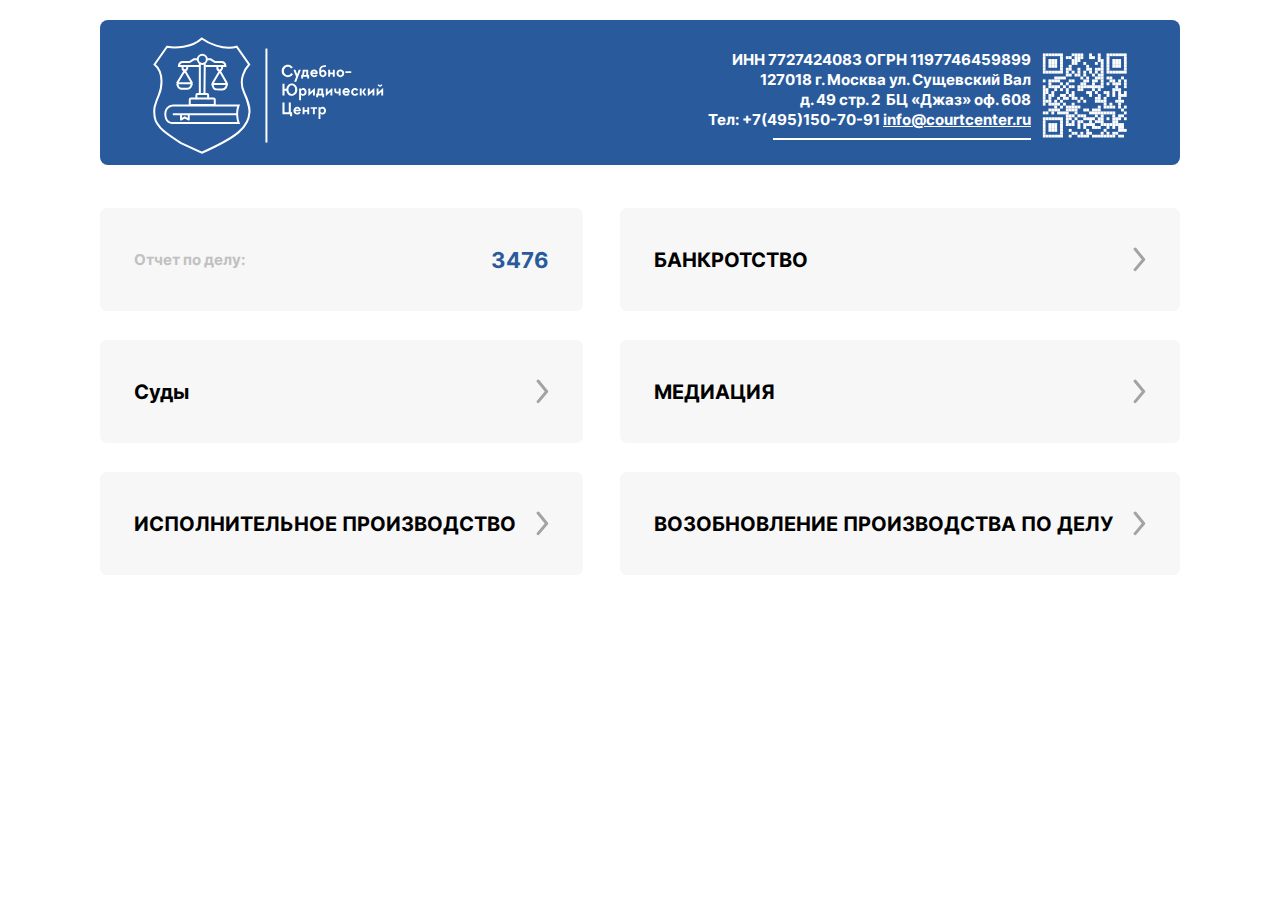
<file: index.html>
<!DOCTYPE html>
<html lang="en">
<head>
    <meta charset="UTF-8">
    <meta name="viewport" content="width=device-width, initial-scale=1.0">
    <link rel="stylesheet" href="./style.css">
    <title>Суд</title>
</head>
<body>
    <main>
        <span id="top"></span>
        <div class="content main__page">

            <header class="flex">
                <svg class="logo" width="236" height="117" viewBox="0 0 236 117" fill="none" xmlns="http://www.w3.org/2000/svg">
                    <path d="M49.3033 26.9054C51.8218 26.9054 53.8635 24.8704 53.8635 22.3601C53.8635 19.8498 51.8218 17.8148 49.3033 17.8148C46.7848 17.8148 44.7432 19.8498 44.7432 22.3601C44.7432 24.8704 46.7848 26.9054 49.3033 26.9054Z" stroke="#fff" stroke-width="2"/>
                    <path d="M46.8384 26.66V57.3735M51.7685 26.66L51.4605 57.3735" stroke="#fff" stroke-width="2"/>
                    <path d="M55.1402 62.1563V57.9478C55.1402 57.4451 54.7187 57.0375 54.1988 57.0375H49.2586H44.3184C43.7985 57.0375 43.377 57.4451 43.377 57.9478V62.1563" stroke="#fff" stroke-width="2"/>
                    <path d="M36.7603 62.5223C36.7603 61.9161 37.3201 61.425 38.0105 61.425H60.5068C61.1973 61.425 61.7571 61.9161 61.7571 62.5223V68.0062H36.7603V62.5223Z" stroke="#fff" stroke-width="2"/>
                    <path d="M85.6644 68.4305L86.5825 68.7898L87.1117 67.4473H85.6644V68.4305ZM20.0301 68.4305V67.4473H20.0104L19.9907 67.448L20.0301 68.4305ZM85.6644 85.9372V86.9204H87.0937L86.5867 85.5884L85.6644 85.9372ZM20.6461 76.3543C20.1013 76.3543 19.6596 76.7945 19.6596 77.3375C19.6596 77.8805 20.1013 78.3207 20.6461 78.3207V76.3543ZM28.0414 82.5587H27.055C27.055 82.9107 27.2439 83.2359 27.5502 83.4114C27.8565 83.5867 28.2336 83.5854 28.5386 83.408L28.0414 82.5587ZM31.7393 80.4087L32.2068 79.543L31.7198 79.2817L31.2421 79.5595L31.7393 80.4087ZM35.7451 82.5587L35.2773 83.4244C35.5831 83.5884 35.9527 83.5803 36.2509 83.4028C36.549 83.2253 36.7315 82.9048 36.7315 82.5587H35.7451ZM85.6644 67.4473H20.0301V69.4137H85.6644V67.4473ZM19.9907 67.448C18.5393 67.5058 16.4815 68.0207 14.7244 69.3854C12.9315 70.7781 11.5095 73.0141 11.3413 76.3668L13.3117 76.4651C13.4512 73.683 14.5971 71.9774 15.9371 70.9364C17.3129 69.8679 18.953 69.4574 20.0695 69.4129L19.9907 67.448ZM11.3413 76.3668C11.0176 82.8212 14.6204 86.9204 18.4894 86.9204V84.954C16.1948 84.954 13.0192 82.2962 13.3117 76.4651L11.3413 76.3668ZM18.4894 86.9204H85.6644V84.954H18.4894V86.9204ZM86.5867 85.5884C85.985 84.007 85.219 80.9183 85.1576 77.3208L83.185 77.3542C83.2502 81.1803 84.06 84.4934 84.7421 86.286L86.5867 85.5884ZM85.1576 77.3208C85.111 74.5927 85.4706 71.6114 86.5825 68.7898L84.7463 68.0709C83.5167 71.1908 83.1355 74.441 83.185 77.3542L85.1576 77.3208ZM20.6461 78.3207H28.0414V76.3543H20.6461V78.3207ZM27.055 77.3375V82.5587H29.0279V77.3375H27.055ZM28.5386 83.408L32.2362 81.258L31.2421 79.5595L27.5445 81.7095L28.5386 83.408ZM31.2715 81.2744L35.2773 83.4244L36.2127 81.693L32.2068 79.543L31.2715 81.2744ZM28.0414 78.3207H35.7451V76.3543H28.0414V78.3207ZM35.7451 78.3207H84.1715V76.3543H35.7451V78.3207ZM36.7315 82.5587V77.3375H34.7587V82.5587H36.7315Z" fill="#fff"/>
                    <path d="M54.2338 22.36H57.6234L61.9375 25.1243H68.4083C69.6409 25.1243 72.1678 25.9226 72.4142 29.117H52.385" stroke="#fff" stroke-width="2"/>
                    <path d="M44.3448 22.36H40.9032L36.5228 25.1243H29.9523C28.7007 25.1243 26.1351 25.9226 25.8848 29.117H46.2222" stroke="#fff" stroke-width="2"/>
                    <path d="M64.4023 29.117V31.267C64.4023 31.9838 64.8336 33.417 66.5594 33.417" stroke="#fff" stroke-width="2"/>
                    <path d="M29.5823 29.117V31.267C29.5823 31.9838 30.0138 33.417 31.7393 33.417" stroke="#fff" stroke-width="2"/>
                    <path d="M69.0246 29.7313V31.5743C68.7164 32.8028 68.1001 33.417 66.5596 33.417" stroke="#fff" stroke-width="2"/>
                    <path d="M34.2041 29.7313V31.5743C33.8961 32.8028 33.2798 33.417 31.739 33.417" stroke="#fff" stroke-width="2"/>
                    <path d="M24.0356 46.3168L31.7392 33.417L39.1346 46.3168M24.0356 46.3168H39.1346M24.0356 46.3168L24.9601 49.0808C25.1655 49.7975 25.8846 51.2922 27.1171 51.538C27.4251 51.6403 28.7193 51.845 31.431 51.845H34.2043C36.0533 51.845 36.9776 50.9238 37.5939 50.0023C38.2054 49.0879 38.8264 47.1358 39.1346 46.3168" stroke="#fff" stroke-width="2" stroke-linejoin="round"/>
                    <path d="M59.1638 46.931L66.8675 34.0312L74.2629 46.931M59.1638 46.931H74.2629M59.1638 46.931L60.0883 49.6952C60.2938 50.412 61.0126 51.9067 62.2454 52.1522C62.5534 52.2547 63.8476 52.4595 66.5592 52.4595H69.3325C71.1813 52.4595 72.1058 51.538 72.7221 50.6167C73.3337 49.7024 73.9546 47.75 74.2629 46.931" stroke="#fff" stroke-width="2" stroke-linejoin="round"/>
                    <path d="M14.0099 9.76343L1.55468 27.4839C12.282 36.1299 7.96226 53.4931 5.80238 58.0662C4.0745 61.7246 2.25063 67.641 1.55468 70.142C-0.0292204 83.2895 4.57848 87.4337 7.96226 91.3637C10.6693 94.5077 22.4813 102.534 28.0489 106.155L48.7836 115.729C57.447 111.895 76.9048 102.453 85.4292 95.3651C93.9533 88.277 96.1323 80.1693 96.1564 77.0015C96.8043 74.8817 96.6748 67.5695 90.9728 55.2796C85.2706 42.9894 92.0527 31.6283 96.1564 27.4839L83.7012 9.76343C69.7629 13.4219 54.6153 5.76203 48.7836 1.47479C38.7041 11.0782 21.4014 11.002 14.0099 9.76343Z" stroke="#fff" stroke-width="2"/>
                    <path d="M134.806 27.7752C135.45 27.7752 136.061 27.8728 136.636 28.0677C137.223 28.2513 137.7 28.4806 138.069 28.7559C138.437 29.0197 138.759 29.2893 139.035 29.5646C139.312 29.8284 139.507 30.0579 139.622 30.2529L139.812 30.5281L138 31.5605C137.965 31.5145 137.919 31.4516 137.862 31.3712C137.804 31.2796 137.672 31.1247 137.464 30.9067C137.269 30.6887 137.056 30.4994 136.826 30.3389C136.596 30.1668 136.296 30.012 135.928 29.8743C135.571 29.7367 135.197 29.6679 134.806 29.6679C133.747 29.6679 132.821 30.0923 132.027 30.9411C131.233 31.7785 130.836 32.7878 130.836 33.9693C130.836 35.1509 131.233 36.166 132.027 37.0148C132.821 37.8522 133.747 38.2708 134.806 38.2708C135.22 38.2708 135.617 38.1963 135.997 38.0471C136.389 37.8979 136.711 37.7202 136.964 37.5137C137.217 37.3073 137.436 37.1008 137.62 36.8943C137.815 36.6763 137.953 36.4929 138.034 36.3437L138.172 36.1201L139.985 37.1524C139.939 37.2328 139.876 37.3417 139.795 37.4793C139.714 37.617 139.519 37.8579 139.208 38.202C138.897 38.5461 138.558 38.8501 138.189 39.1139C137.833 39.3776 137.349 39.6185 136.739 39.8365C136.13 40.0546 135.485 40.1634 134.806 40.1634C133.114 40.1634 131.67 39.5612 130.473 38.3568C129.276 37.1524 128.678 35.6899 128.678 33.9693C128.678 32.2487 129.276 30.7862 130.473 29.5818C131.67 28.3774 133.114 27.7752 134.806 27.7752ZM145.767 32.7649H147.838L143.264 44.637H141.192L143.091 39.8193L140.416 32.7649H142.487L144.041 37.0664H144.213L145.767 32.7649ZM148.187 38.0987H148.619C149.079 37.6398 149.338 37.0951 149.395 36.4642L149.741 32.7649H155.178V38.0987H156.128V41.5399H154.229V39.8193H150.086V41.5399H148.187V38.0987ZM150.604 37.9267V38.0987H153.279V34.4855H151.467L151.294 36.4642C151.271 36.7395 151.202 37.0032 151.087 37.2556C150.972 37.4965 150.863 37.6686 150.759 37.7718L150.604 37.9267ZM164.068 36.9804H159.321C159.459 37.3933 159.689 37.7431 160.012 38.0299C160.345 38.3052 160.719 38.4429 161.134 38.4429C161.491 38.4429 161.813 38.3568 162.1 38.1848C162.388 38.0127 162.584 37.8406 162.687 37.6686L162.86 37.4105L164.5 38.2708C164.477 38.3168 164.437 38.3856 164.379 38.4773C164.333 38.5576 164.212 38.7066 164.017 38.9246C163.821 39.1426 163.602 39.3376 163.361 39.5096C163.131 39.6701 162.814 39.8193 162.411 39.957C162.008 40.0946 161.583 40.1634 161.134 40.1634C160.052 40.1634 159.131 39.7906 158.372 39.0451C157.624 38.288 157.25 37.3704 157.25 36.2921C157.25 35.2138 157.624 34.3019 158.372 33.5564C159.131 32.7993 160.052 32.4208 161.134 32.4208C162.17 32.4208 163.044 32.7937 163.758 33.5392C164.483 34.2847 164.845 35.1737 164.845 36.2061L164.068 36.9804ZM162.86 35.4318C162.48 34.5715 161.905 34.1414 161.134 34.1414C160.363 34.1414 159.787 34.5715 159.408 35.4318H162.86ZM169.849 34.4855C169.377 34.4855 168.969 34.6863 168.624 35.0877C168.29 35.4778 168.123 35.9365 168.123 36.4642C168.123 37.0032 168.296 37.4678 168.641 37.8579C168.997 38.2479 169.4 38.4429 169.849 38.4429C170.298 38.4429 170.695 38.2479 171.04 37.8579C171.397 37.4678 171.575 37.0032 171.575 36.4642C171.575 35.9251 171.397 35.4606 171.04 35.0705C170.695 34.6804 170.298 34.4855 169.849 34.4855ZM166.224 36.2921V32.7649C166.224 31.6866 166.581 30.7518 167.294 29.9604C168.008 29.1573 168.859 28.6643 169.849 28.4806L172.784 27.9473L173.043 29.6679L170.108 30.2012C169.556 30.3045 169.084 30.5854 168.693 31.0443C168.313 31.4917 168.123 32.0651 168.123 32.7649V33.6252H168.296C168.342 33.5564 168.411 33.476 168.503 33.3843C168.595 33.2926 168.802 33.1663 169.124 33.0058C169.458 32.8453 169.815 32.7649 170.195 32.7649C171.034 32.7649 171.806 33.1378 172.508 33.8833C173.209 34.6288 173.561 35.4891 173.561 36.4642C173.561 37.4506 173.187 38.3168 172.439 39.0623C171.702 39.7965 170.839 40.1634 169.849 40.1634C168.883 40.1634 168.037 39.7849 167.312 39.0279C166.587 38.2708 166.224 37.3589 166.224 36.2921ZM181.758 32.7649V39.8193H179.859V37.3245H177.097V39.8193H175.199V32.7649H177.097V35.6039H179.859V32.7649H181.758ZM188.676 37.8062C189.068 37.3817 189.263 36.8771 189.263 36.2921C189.263 35.7071 189.068 35.2025 188.676 34.778C188.285 34.3535 187.848 34.1414 187.364 34.1414C186.881 34.1414 186.444 34.3535 186.052 34.778C185.661 35.2025 185.465 35.7071 185.465 36.2921C185.465 36.8771 185.661 37.3817 186.052 37.8062C186.444 38.2307 186.881 38.4429 187.364 38.4429C187.848 38.4429 188.285 38.2307 188.676 37.8062ZM184.602 39.0451C183.854 38.288 183.48 37.3704 183.48 36.2921C183.48 35.2138 183.854 34.3019 184.602 33.5564C185.362 32.7993 186.282 32.4208 187.364 32.4208C188.446 32.4208 189.361 32.7993 190.109 33.5564C190.869 34.3019 191.248 35.2138 191.248 36.2921C191.248 37.3704 190.869 38.288 190.109 39.0451C189.361 39.7906 188.446 40.1634 187.364 40.1634C186.282 40.1634 185.362 39.7906 184.602 39.0451ZM198.231 36.034H192.362V34.3134H198.231V36.034ZM138.776 58.8441C137.407 58.8441 136.21 58.3567 135.186 57.3816C134.173 56.3952 133.558 55.1621 133.339 53.6823H131.526V58.5H129.455V46.8H131.526V51.7897H133.339C133.558 50.2412 134.173 48.9679 135.186 47.97C136.199 46.9605 137.395 46.4559 138.776 46.4559C140.273 46.4559 141.567 47.0465 142.66 48.2281C143.754 49.4096 144.3 50.8834 144.3 52.65C144.3 54.4165 143.754 55.8904 142.66 57.0719C141.567 58.2535 140.273 58.8441 138.776 58.8441ZM141.141 49.5357C140.474 48.7443 139.686 48.3485 138.776 48.3485C137.867 48.3485 137.079 48.7443 136.411 49.5357C135.744 50.3272 135.41 51.3652 135.41 52.65C135.41 53.9348 135.744 54.9728 136.411 55.7643C137.079 56.5557 137.867 56.9515 138.776 56.9515C139.686 56.9515 140.474 56.5557 141.141 55.7643C141.809 54.9728 142.143 53.9348 142.143 52.65C142.143 51.3652 141.809 50.3272 141.141 49.5357ZM148.018 54.6287V55.3169C148.018 55.7871 148.202 56.206 148.57 56.5729C148.938 56.9399 149.358 57.1235 149.83 57.1235C150.325 57.1235 150.751 56.9227 151.108 56.5213C151.464 56.1199 151.643 55.6038 151.643 54.9728C151.643 54.3418 151.464 53.8257 151.108 53.4243C150.751 53.0229 150.325 52.8221 149.83 52.8221C149.358 52.8221 148.938 53.0057 148.57 53.3726C148.202 53.7396 148.018 54.1585 148.018 54.6287ZM148.018 51.4456V52.1338H148.191C148.236 52.0534 148.305 51.9561 148.398 51.8413C148.501 51.7265 148.737 51.5776 149.105 51.394C149.474 51.199 149.888 51.1015 150.348 51.1015C151.2 51.1015 151.959 51.4743 152.627 52.2198C153.294 52.9654 153.628 53.8832 153.628 54.9728C153.628 56.0624 153.294 56.9802 152.627 57.7257C151.959 58.4712 151.2 58.8441 150.348 58.8441C150.061 58.8441 149.79 58.8097 149.537 58.7409C149.284 58.6721 149.077 58.586 148.916 58.4828C148.754 58.3796 148.616 58.2763 148.501 58.1731C148.386 58.0698 148.305 57.9838 148.26 57.915L148.191 57.8118H148.018V63.3176H146.119V51.4456H148.018ZM157.256 54.9728H157.429L161.399 51.2735H161.917V58.5H160.018V54.9728H159.845L155.875 58.6721H155.357V51.4456H157.256V54.9728ZM163.207 56.7794H163.639C164.099 56.3205 164.358 55.7758 164.416 55.1448L164.761 51.4456H170.198V56.7794H171.148V60.2206H169.249V58.5H165.106V60.2206H163.207V56.7794ZM165.624 56.6073V56.7794H168.3V53.1662H166.487L166.314 55.1448C166.292 55.4201 166.222 55.6839 166.107 55.9363C165.992 56.1772 165.883 56.3493 165.779 56.4525L165.624 56.6073ZM174.687 54.9728H174.859L178.83 51.2735H179.347V58.5H177.449V54.9728H177.276L173.306 58.6721H172.788V51.4456H174.687V54.9728ZM185.731 58.5V56.1772C185.155 56.4065 184.551 56.5213 183.918 56.5213C183.124 56.5213 182.479 56.2576 181.985 55.7298C181.49 55.2021 181.242 54.491 181.242 53.5963V51.4456H183.141V53.5963C183.141 53.9404 183.262 54.2273 183.504 54.4566C183.745 54.6859 184.056 54.8007 184.436 54.8007C184.62 54.8007 184.816 54.772 185.023 54.7147C185.241 54.6574 185.414 54.5999 185.541 54.5426L185.731 54.4566V51.4456H187.629V58.5H185.731ZM196.182 55.661H191.435C191.573 56.074 191.803 56.4237 192.126 56.7106C192.459 56.9859 192.833 57.1235 193.248 57.1235C193.604 57.1235 193.927 57.0375 194.214 56.8654C194.502 56.6934 194.698 56.5213 194.801 56.3493L194.974 56.0912L196.614 56.9515C196.591 56.9974 196.551 57.0663 196.493 57.1579C196.447 57.2383 196.326 57.3873 196.131 57.6053C195.935 57.8233 195.716 58.0182 195.475 58.1903C195.244 58.3508 194.928 58.5 194.525 58.6376C194.122 58.7753 193.697 58.8441 193.248 58.8441C192.166 58.8441 191.245 58.4712 190.486 57.7257C189.738 56.9687 189.364 56.0511 189.364 54.9728C189.364 53.8945 189.738 52.9826 190.486 52.2371C191.245 51.48 192.166 51.1015 193.248 51.1015C194.284 51.1015 195.158 51.4743 195.872 52.2198C196.597 52.9654 196.959 53.8544 196.959 54.8868L196.182 55.661ZM194.974 54.1125C194.594 53.2522 194.019 52.8221 193.248 52.8221C192.477 52.8221 191.901 53.2522 191.522 54.1125H194.974ZM201.963 57.1235C202.32 57.1235 202.642 57.0259 202.93 56.831C203.217 56.6246 203.413 56.4237 203.517 56.2288L203.689 55.9191L205.329 56.7794C205.306 56.8367 205.266 56.9114 205.208 57.0031C205.162 57.0948 205.042 57.2612 204.846 57.5021C204.65 57.7314 204.432 57.9379 204.19 58.1215C203.96 58.3051 203.643 58.4712 203.24 58.6204C202.838 58.7696 202.412 58.8441 201.963 58.8441C200.881 58.8441 199.961 58.4712 199.201 57.7257C198.453 56.9687 198.079 56.0511 198.079 54.9728C198.079 53.8945 198.453 52.9826 199.201 52.2371C199.961 51.48 200.881 51.1015 201.963 51.1015C202.4 51.1015 202.809 51.1703 203.189 51.3079C203.58 51.434 203.891 51.5889 204.121 51.7725C204.362 51.9561 204.57 52.1395 204.742 52.3231C204.926 52.5067 205.059 52.6615 205.139 52.7876L205.243 52.9941L203.603 53.8544C203.592 53.8316 203.568 53.7971 203.534 53.7512C203.511 53.6939 203.448 53.6079 203.344 53.4931C203.252 53.3783 203.143 53.2751 203.016 53.1834C202.901 53.0917 202.746 53.0113 202.55 52.9425C202.366 52.8621 202.17 52.8221 201.963 52.8221C201.48 52.8221 201.042 53.0342 200.651 53.4587C200.26 53.8832 200.064 54.3878 200.064 54.9728C200.064 55.5578 200.26 56.0624 200.651 56.4869C201.042 56.9114 201.48 57.1235 201.963 57.1235ZM208.689 51.4456V58.5H206.79V51.4456H208.689ZM213.177 51.4456L211.019 54.8868L213.436 58.5H211.364L209.034 54.8868L211.105 51.4456H213.177ZM216.713 54.9728H216.886L220.856 51.2735H221.374V58.5H219.475V54.9728H219.302L215.332 58.6721H214.814V51.4456H216.713V54.9728ZM225.513 54.9728H225.685L229.656 51.2735H230.174V58.5H228.275V54.9728H228.102L224.132 58.6721H223.614V51.4456H225.513V54.9728ZM226.376 48.0732C226.56 48.2568 226.761 48.3485 226.98 48.3485C227.198 48.3485 227.394 48.2568 227.567 48.0732C227.751 47.8783 227.843 47.6546 227.843 47.4022H229.224C229.224 48.0904 229.011 48.6526 228.585 49.0884C228.171 49.5129 227.636 49.725 226.98 49.725C226.324 49.725 225.783 49.5129 225.357 49.0884C224.943 48.6526 224.736 48.0904 224.736 47.4022H226.117C226.117 47.6546 226.203 47.8783 226.376 48.0732ZM137.05 77.1807H129.455V65.4807H131.526V75.288H135.756V65.4807H137.827V75.288H139.122V79.2454H137.05V77.1807ZM147.228 74.3417H142.48C142.619 74.7546 142.849 75.1044 143.171 75.3913C143.505 75.6665 143.879 75.8042 144.293 75.8042C144.65 75.8042 144.972 75.7182 145.26 75.5461C145.547 75.3741 145.743 75.202 145.847 75.0299L146.019 74.7718L147.659 75.6321C147.636 75.6781 147.596 75.7469 147.538 75.8386C147.492 75.919 147.371 76.0679 147.176 76.286C146.98 76.504 146.761 76.6989 146.52 76.871C146.29 77.0315 145.973 77.1807 145.57 77.3183C145.168 77.456 144.742 77.5248 144.293 77.5248C143.211 77.5248 142.291 77.1519 141.531 76.4064C140.783 75.6493 140.409 74.7318 140.409 73.6535C140.409 72.5751 140.783 71.6632 141.531 70.9177C142.291 70.1607 143.211 69.7821 144.293 69.7821C145.329 69.7821 146.203 70.155 146.917 70.9005C147.642 71.646 148.004 72.5351 148.004 73.5674L147.228 74.3417ZM146.019 72.7932C145.639 71.9329 145.064 71.5027 144.293 71.5027C143.522 71.5027 142.946 71.9329 142.567 72.7932H146.019ZM156.202 70.1263V77.1807H154.303V74.6858H151.541V77.1807H149.642V70.1263H151.541V72.9652H154.303V70.1263H156.202ZM157.665 71.8468V70.1263H164.052V71.8468H161.808V77.1807H159.909V71.8468H157.665ZM167.421 73.3093V73.9976C167.421 74.4678 167.605 74.8866 167.973 75.2536C168.342 75.6206 168.762 75.8042 169.233 75.8042C169.728 75.8042 170.154 75.6034 170.511 75.202C170.868 74.8006 171.046 74.2844 171.046 73.6535C171.046 73.0225 170.868 72.5063 170.511 72.1049C170.154 71.7035 169.728 71.5027 169.233 71.5027C168.762 71.5027 168.342 71.6863 167.973 72.0533C167.605 72.4203 167.421 72.8391 167.421 73.3093ZM167.421 70.1263V70.8145H167.594C167.64 70.7341 167.709 70.6368 167.801 70.522C167.904 70.4072 168.14 70.2582 168.508 70.0746C168.877 69.8797 169.291 69.7821 169.751 69.7821C170.603 69.7821 171.363 70.155 172.03 70.9005C172.698 71.646 173.031 72.5638 173.031 73.6535C173.031 74.7431 172.698 75.6609 172.03 76.4064C171.363 77.1519 170.603 77.5248 169.751 77.5248C169.464 77.5248 169.193 77.4904 168.94 77.4216C168.687 77.3527 168.48 77.2667 168.319 77.1635C168.158 77.0602 168.019 76.957 167.904 76.8538C167.789 76.7505 167.709 76.6645 167.663 76.5957L167.594 76.4924H167.421V81.9983H165.522V70.1263H167.421Z" fill="#fff"/>
                    <path d="M113.438 11.5525V105.57" stroke="#fff" stroke-width="2" stroke-linejoin="round"/>
                </svg>
                
                <div class="flex">
                    <div class="header__text">
                        <p class="white__text">
                            ИНН 7727424083 ОГРН 1197746459899
                            <br>
                            127018 г. Москва ул. Сущевский Вал 
                            <br>
                            д. 49 стр. 2  БЦ «Джаз» оф. 608
                            <br>
                            Тел: +7(495)150-70-91 <a class="link" href="#">info@courtcenter.ru</a>
                        </p>
                        <span class="line"></span>
                    </div>
                    <img class="qr-code" src="./assets/img/svg/qr-code.svg" alt="">
                </div>
            </header>

            <img class="logo mobile" src="./assets/img/svg/logo.svg" alt="">

            <div class="content__wrapper">
                <div class="main__links">
                    <div class="first__links">
                        <div class="content__wrapper__block report__block gray__block">
                            <p class="gray__text">Отчет по делу: </p>
                            <p class="blue__text">3476</p>
                        </div>
                        <div class="content__wrapper__block gray__block">
                            <a href="./courts.html">
                                <h2>Суды</h2>
                                <img class="big_arrow" src="./assets/img/svg/big_arrow.svg" alt=">">
                            </a>
                        </div>
                        <div class="content__wrapper__block gray__block">
                            <a href="./proceedings.html">
                                <h2>ИСПОЛНИТЕЛЬНОЕ ПРОИЗВОДСТВО</h2>
                                <img class="big_arrow" src="./assets/img/svg/big_arrow.svg" alt=">">
                            </a>
                        </div>
                    </div>
                    <div class="second__links">
                        <div class="content__wrapper__block gray__block">
                            <a href="./bankrupt.html">
                                <h2>БАНКРОТСТВО</h2>
                                <img class="big_arrow" src="./assets/img/svg/big_arrow.svg" alt=">">
                            </a>
                        </div>
                        <div class="content__wrapper__block gray__block">
                            <a href="./mediation.html">
                                <h2>МЕДИАЦИЯ</h2>
                                <img class="big_arrow" src="./assets/img/svg/big_arrow.svg" alt=">">
                            </a>
                        </div>
                        <div class="content__wrapper__block gray__block">
                            <a href="./renewal.html">
                                <h2>ВОЗОБНОВЛЕНИЕ ПРОИЗВОДСТВА ПО ДЕЛУ</h2>
                                <img class="big_arrow" src="./assets/img/svg/big_arrow.svg" alt=">">
                            </a>
                        </div>
                    </div>
                </div>
            </div>
        </div>
    </main>

    <script src="./script.js"></script>
</body>
</html>
</file>
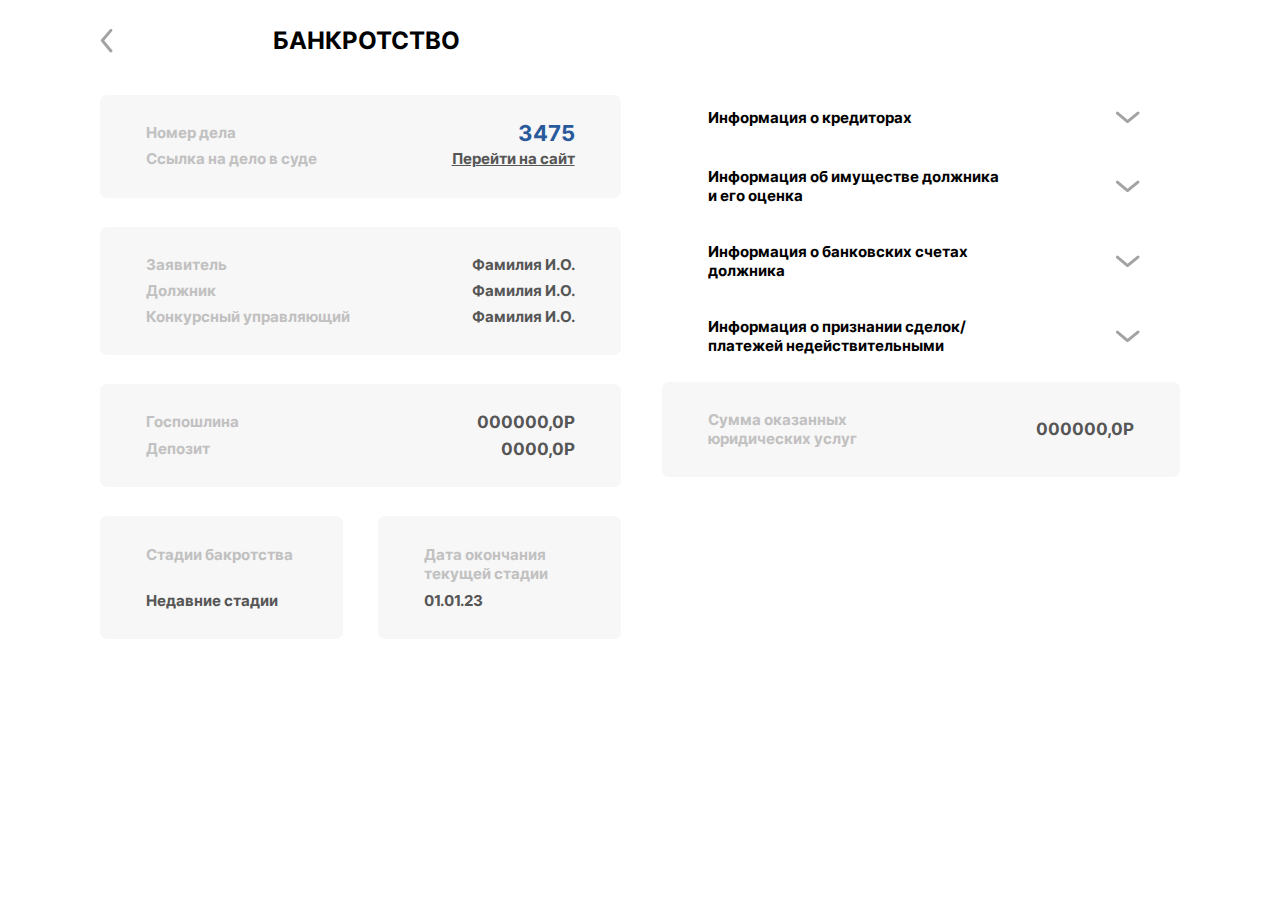
<file: bankrupt.html>
<!DOCTYPE html>
<html lang="en">
<head>
    <meta charset="UTF-8">
    <meta name="viewport" content="width=device-width, initial-scale=1.0">
    <link rel="stylesheet" href="./style.css">
    <title>Суд</title>
</head>
<body>
    <main>
        <span id="top"></span>
        <div class="content">
            <div class="main_class proceedings content__wrapper">
                <div class="courts__left">
                    <div class="courts__left__header flex">
                        <a href="./index.html">
                            <img class="big_arrow" src="./assets/img/svg/big_arrow.svg" alt=">">
                            <h2>БАНКРОТСТВО</h2>
                            <div></div>
                        </a>
                    </div>
                    <div class="courts__left__body">
                        <div class="gray__block courts__information">
                            <div class="flex">
                                <p class="gray__text">Номер дела</p>
                                <p class="blue__text">3475</p>
                            </div>
                            <div class="flex">
                                <p class="gray__text">Ссылка на дело в суде</p>
                                <p class="black__text">
                                    <a class="link" href="#">
                                        Перейти на сайт
                                    </a>
                                </p>
                            </div>
                        </div>
                        <div class="gray__block courts__information">
                            <div class="flex">
                                <p class="gray__text">Заявитель</p>
                                <p class="black__text">Фамилия И.О.</p>
                            </div>
                            <div class="flex">
                                <p class="gray__text">Должник</p>
                                <p class="black__text">Фамилия И.О.</p>
                            </div>
                            <div class="flex">
                                <p class="gray__text">Конкурсный управляющий</p>
                                <p class="black__text">Фамилия И.О.</p>
                            </div>
                        </div>
                        <div class="gray__block courts__information">
                            <div class="flex">
                                <p class="gray__text">Госпошлина</p>
                                <p class="black__text price">000000,0Р</p>
                            </div>
                            <div class="flex">
                                <p class="gray__text">Депозит</p>
                                <p class="black__text price">0000,0Р</p>
                            </div>
                        </div>

                        <div class="flex collector">
                            <div class="gray__block courts__information">
                                <p class="gray__text">Стадии бакротства</p>
                                <p class="black__text">Недавние стадии</p>
                            </div>
                            <div class="gray__block courts__information">
                                <p class="gray__text">Дата окончания текущей стадии</p>
                                <p class="black__text">01.01.23</p>
                            </div>
                        </div>

                        <div class="instances">
                            <div class="third__apellation appeal">
                                <div class="instances">
                                    <div class="prohibitions flex">
                                        <h2>
                                            Информация о кредиторах
                                        </h2>
                                        <img class="big_arrow" src="./assets/img/svg/big_arrow.svg" alt=">">
                                    </div>

                                    <div class="none">
                                        <p class="black__text">
                                            кредитор    кредитор  кредитор   кредитор     кредитор    кредитор кредитор    кредитор  кредитор     кредитор   кредитор   кредитор кредитор  кредитор    кредитор  кредитор    кредитор    кредитор    
                                        </p>
                                        <br>
                                        <p class="black__text">
                                            кредитор    кредитор  кредитор   кредитор     кредитор    кредитор кредитор    кредитор  кредитор     кредитор    
                                        </p>
                                    </div> 

                                    <div class="prohibitions">
                                        <div class="flex">
                                            <h2>
                                                Информация об имуществе должника  и его оценка
                                            </h2>
                                            <img class="big_arrow" src="./assets/img/svg/big_arrow.svg" alt=">">
                                        </div>
                                    </div>

                                    <div class="property none">

                                        <div class="gray__block courts__information">
                                            <div class="flex">
                                                <p class="gray__text">Имущество должника 1 </p>
                                                <p class="black__text price">0000000,0Р</p>
                                            </div>
                                            <div class="flex">
                                                <p class="gray__text">Имущество должника 2 </p>
                                                <p class="black__text price">0000000,0Р</p>
                                            </div>
                                            <div class="flex">
                                                <p class="gray__text">Имущество должника 3 </p>
                                                <p class="black__text price">0000000,0Р</p>
                                            </div>
                                        </div>

                                    </div>

                                    <div class="prohibitions">
                                        <div class="flex">
                                            <h2>
                                                Информация о банковских счетах должника
                                            </h2>
                                            <img class="big_arrow" src="./assets/img/svg/big_arrow.svg" alt=">">
                                        </div>
                                    </div>

                                    <div class="property check none">
                                        <div class="gray__block courts__information">
                                            <div class="flex">
                                                <p class="gray__text">счет 13689643678678 </p>
                                            </div>
                                            <div class="flex">
                                                <p class="gray__text">счет 13689643678678 </p>
                                            </div>
                                            <div class="flex">
                                                <p class="gray__text">счет 13689643678678 </p>
                                            </div>
                                        </div>
                                    </div>

                                    <div class="prohibitions">
                                        <div class="flex">
                                            <h2>
                                                Информация о признании сделок/платежей недействительными
                                            </h2>
                                            <img class="big_arrow" src="./assets/img/svg/big_arrow.svg" alt=">">
                                        </div>
                                    </div>

                                    <div class="property invalid none">
                                        <div class="gray__block courts__information">
                                            <div class="flex">
                                                <p class="gray__text">сделка 2345</p>
                                                <div class="text-end">
                                                    <p class="black__text">недейств.</p>
                                                    <p class="gray__text">01.01.23</p>
                                                </div>
                                            </div>
                                            <div class="flex">
                                                <p class="gray__text">платеж 12378 </p>
                                                <div class="text-end">
                                                    <p class="black__text">недейств.</p>
                                                    <p class="gray__text">01.01.23</p>
                                                </div>
                                            </div>
                                            <div class="flex">
                                                <p class="gray__text">платеж 35767 </p>
                                                <div class="text-end">
                                                    <p class="black__text">недейств.</p>
                                                    <p class="gray__text">01.01.23</p>
                                                </div>
                                            </div>
                                        </div>

                                        <div class="gray__block courts__information">
                                            <p class="gray__text">
                                                Платежи
                                            </p>
                                            <div class="flex mt-10">
                                                <p class="gray__text">Наименование платежа</p>
                                                <p class="black__text price text-end">0000000,0Р</p>
                                            </div>
                                            <div class="flex">
                                                <p class="gray__text">Наименование платежа</p>
                                                <p class="black__text price text-end">0000,0Р</p>
                                            </div>
                                            <div class="flex">
                                                <p class="gray__text">Наименование платежа</p>
                                                <p class="black__text price text-end">0000000,0Р</p>
                                            </div>
                                            <div class="flex">
                                                <p class="gray__text">Наименование платежа</p>
                                                <p class="black__text price text-end">0000,0Р</p>
                                            </div>
                                        </div>

                                        <div class="flex collector">
                                            <div class="gray__block courts__information">
                                                <p class="gray__text">Субсидированная ответственность</p>
                                                <p class="black__text">0000000,0Р</p>
                                            </div>
                                            <div class="gray__block courts__information">
                                                <p class="gray__text">Оценка имущества должностных лиц</p>
                                                <p class="black__text">0000000,0Р</p>
                                            </div>
                                        </div>

                                        <div class="gray__block requests courts__information">
                                            <div class="flex files text">
                                                <p class="gray__text">Результат банкротства</p>
                                                <div class="flex files__second">
                                                    <img class="file" src="./assets/img/svg/doc.svg" alt="">
                                                </div>
                                            </div>
                                        </div>
                                    </div>
                                    <div class="gray__block courts__information total__price">
                                        <div class="flex">
                                            <p class="gray__text">
                                                Сумма оказанных юридических услуг
                                            </p>
                                            <p class="black__text price">000000,0Р</p>
                                        </div>
                                    </div>

                                </div>

                                <div class="closing__arrow">
                                    <img class="big_arrow" src="./assets/img/svg/big_arrow.svg" alt=">">
                                </div>
                            </div>
                        </div>
                    </div>
                </div>
            </div>
        </div>
    </main>

    <script src="./script.js"></script>
</body>
</html>
</file>
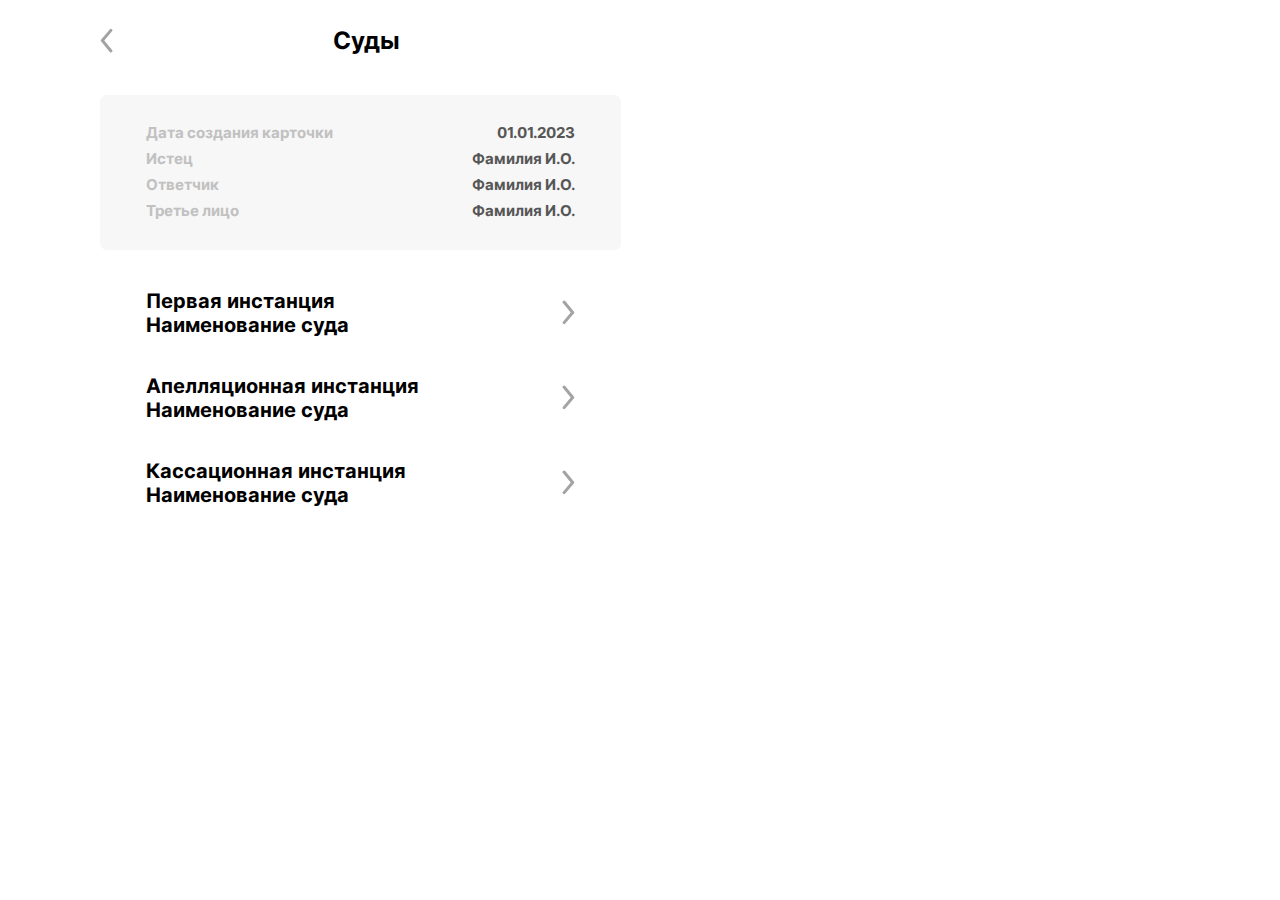
<file: courts.html>
<!DOCTYPE html>
<html lang="en">
<head>
    <meta charset="UTF-8">
    <meta name="viewport" content="width=device-width, initial-scale=1.0">
    <link rel="stylesheet" href="style.css">
    <title>Суд</title>
</head>
<body>
    <main>
        <span id="top"></span>
        <div class="content">
            <div class="main_class courts content__wrapper">
                <div class="courts__left">
                    <div class="courts__left__header flex">
                        <a href="./index.html">
                            <img class="big_arrow" src="./assets/img/svg/big_arrow.svg" alt=">">
                            <h2>Суды</h2>
                            <div></div>
                        </a>
                    </div>
                    <div class="courts__left__body">
                        <div class="gray__block courts__information">
                            <div class="flex">
                                <p class="gray__text">Дата создания карточки</p>
                                <p class="black__text">01.01.2023</p>
                            </div>
                            <div class="flex">
                                <p class="gray__text">Истец</p>
                                <p class="black__text">Фамилия И.О.</p>
                            </div>
                            <div class="flex">
                                <p class="gray__text">Ответчик</p>
                                <p class="black__text">Фамилия И.О.</p>
                            </div>
                            <div class="flex">
                                <p class="gray__text">Третье лицо</p>
                                <p class="black__text">Фамилия И.О.</p>
                            </div>
                        </div>
                        <div class="instances">
                            <div class="first_instance instance flex">
                                <h2>
                                    Первая инстанция Наименование суда
                                </h2>
                                <img class="big_arrow" src="./assets/img/svg/big_arrow.svg" alt=">">
                            </div>
                            <div class="first__apellation appeal mobile none">
                                <div class="gray__block courts__information">
                                    <div class="flex">
                                        <p class="gray__text">Номер дела</p>
                                        <p class="blue__text">3412</p>
                                    </div>
                                    <div class="flex">
                                        <p class="gray__text">Судья</p>
                                        <p class="black__text">Фамилия И.О.</p>
                                    </div>
                                    <div class="flex">
                                        <p class="gray__text">Ближайшее заседание</p>
                                        <p class="black__text">01.01.2024</p>
                                    </div>
                                </div>
                                <div class="gray__block courts__information">
                                    <div class="flex">
                                        <p class="gray__text">Претензия</p>
                                        <p class="gray__text">Окончательный результат</p>
                                    </div>
                                    <div class="flex">
                                        <p class="gray__text"></p>
                                        <p class="gray__text">Дата: <span class="black__text">01.01.2024</span></p>
                                    </div>
                                    <div class="flex files">
                                        <div class="flex files__first">
                                            <img src="./assets/img/svg/doc.svg" alt="">
                                        </div>
                                        <div class="flex files__second">
                                            <img src="./assets/img/svg/pdf.svg" alt="">
                                            <img src="./assets/img/svg/pdf.svg" alt="">
                                        </div>
                                    </div>
                                </div>
                                <div class="flex courts__prices">
                                    <div class="gray__block courts__information">
                                        <p class="gray__text">
                                            Заявленные требования
                                        </p>
                                        <p class="black__text price">000000,0Р</p>
                                    </div>
                                    <div class="gray__block courts__information">
                                        <p class="gray__text">
                                            Удовлетворенные требования
                                        </p>
                                        <p class="black__text price">000000,0Р</p>
                                    </div>
                                </div>
                                <div class="gray__block courts__information interim__measures">
                                    <p class="gray__text">Обеспечительные меры</p>
                                    <p class="black__text">
                                        кредитор    кредитор  кредитор   кредитор     кредитор    кредитор кредитор    кредитор  кредитор     кредитор   кредитор   кредитор кредитор   кредитор  кредитор     кредитор   кредитор    кредитор кредитор   
                                    </p>
                                    <div class="flex">
                                        <p class="gray__text">Дата создания карточки</p>
                                        <p class="black__text price">000000,0Р</p>
                                    </div>
                                    <div class="flex">
                                        <p class="gray__text">Истец</p>
                                        <p class="black__text price">000000,0Р</p>
                                    </div>
                                </div>
                                <div class="gray__block courts__information">
                                    <div class="flex">
                                        <p class="gray__text">Продолжительность дела</p>
                                        <p class="black__text">1 год 3 месяца</p>
                                    </div>
                                    <div class="flex">
                                        <p class="gray__text">Дата окончания дела</p>
                                        <p class="black__text">01.01.2023</p>
                                    </div>
                                    <div class="flex">
                                        <p class="gray__text">Дата вступления судебного акта в силу</p>
                                        <p class="black__text">01.01.2023</p>
                                    </div>
                                </div>
                                <div class="flex courts__dates">
                                    <div class="gray__block courts__information">
                                        <p class="gray__text">
                                            Дата обжалования
                                        </p>
                                        <p class="black__text">01.01.2023</p>
                                    </div>
                                    <div class="gray__block courts__information">
                                        <p class="gray__text">
                                            Дата подачи жалобы
                                        </p>
                                        <p class="black__text">01.01.2023</p>
                                    </div>
                                    <div class="gray__block courts__information">
                                        <p class="gray__text">
                                            Дата принятия
                                        </p>
                                        <p class="black__text">01.01.2023</p>
                                    </div>
                                </div>
                                <div class="gray__block courts__information total__price">
                                    <div class="flex">
                                        <p class="gray__text">
                                            Сумма оказанных юридических услуг
                                        </p>
                                        <p class="black__text price">000000,0Р</p>
                                    </div>
                                </div>
                            </div>
                            <div class="second_instance instance flex">
                                <h2>
                                    Апелляционная инстанция Наименование суда
                                </h2>
                                <img class="big_arrow" src="./assets/img/svg/big_arrow.svg" alt=">">
                            </div>
                            <div class="second__apellation appeal mobile none">
                                <div class="gray__block courts__information">
                                    <div class="flex">
                                        <p class="gray__text">Номер дела</p>
                                        <p class="blue__text">3412</p>
                                    </div>
                                    <div class="flex">
                                        <p class="gray__text">Судья</p>
                                        <p class="black__text">Фамилия И.О.</p>
                                    </div>
                                    <div class="flex">
                                        <p class="gray__text">Ближайшее заседание</p>
                                        <p class="black__text">01.01.2024</p>
                                    </div>
                                    <div class="flex">
                                        <p class="gray__text">Заявитель</p>
                                        <p class="black__text">Фамилия И.О.</p>
                                    </div>
                                </div>
                                <div class="gray__block courts__information">
                                    <div class="complaint flex">
                                        <div class="complaint__text">
                                            <p class="black__text">Краткая апелляционная жалоба</p>
                                            <p class="gray__text">Дата подачи: <span class="black__text">01.01.2023</span></p>
                                            <p class="gray__text">Дата принятия судом: <span class="black__text">01.01.2023</span></p>
                                        </div>
                                        <div class="complaint__files">
                                            <img class="file" src="./assets/img/svg/pdf.svg" alt="">
                                        </div>
                                    </div>
                                    <div class="complaint flex">
                                        <div class="complaint__text">
                                            <p class="black__text">Апелляционная жалоба</p>
                                            <p class="gray__text">Дата подачи: <span class="black__text">01.01.2023</span></p>
                                            <p class="gray__text">Дата принятия судом: <span class="black__text">01.01.2023</span></p>
                                        </div>
                                        <div class="complaint__files">
                                            <img class="file" src="./assets/img/svg/pdf.svg" alt="">
                                        </div>
                                    </div>
                                    <div class="complaint flex">
                                        <div class="complaint__text">
                                            <p class="black__text">Возражения на апелляционную жалобу</p>
                                            <p class="gray__text">Дата: <span class="black__text">01.01.2023</span></p>
                                        </div>
                                        <div class="complaint__files">
                                            <img class="file" src="./assets/img/svg/pdf.svg" alt="">
                                        </div>
                                    </div>
                                </div>
                                <div class="gray__block claim courts__information">
                                    <div class="claim__header flex">
                                        <p class="gray__text">Претензия</p>
                                        <p class="gray__text">Окончательный результат
                                            (решение, определение)</p>
                                    </div>
                                    <div class="flex">
                                        <p class="gray__text"></p>
                                        <p class="gray__text">Дата: <span class="black__text">01.01.2024</span></p>
                                    </div>
                                    <div class="flex files">
                                        <div class="flex files__first">
                                            <img class="file" src="./assets/img/svg/doc.svg" alt="">
                                        </div>
                                        <div class="flex files__second">
                                            <img class="file" src="./assets/img/svg/pdf.svg" alt="">
                                            <img class="file" src="./assets/img/svg/pdf.svg" alt="">
                                        </div>
                                    </div>
                                </div>
                                <div class="flex courts__prices">
                                    <div class="gray__block courts__information">
                                        <p class="gray__text">
                                            Заявленные требования
                                        </p>
                                        <p class="black__text price">000000,0Р</p>
                                    </div>
                                    <div class="gray__block courts__information">
                                        <p class="gray__text">
                                            Удовлетворенные требования
                                        </p>
                                        <p class="black__text price">000000,0Р</p>
                                    </div>
                                </div>
                                <div class="gray__block courts__information total__price">
                                    <div class="flex">
                                        <p class="gray__text">
                                            Госпошлина
                                        </p>
                                        <p class="black__text price">000000,0Р</p>
                                    </div>
                                </div>
                                <div class="gray__block courts__information total__price">
                                    <div class="flex">
                                        <p class="gray__text">
                                            Сумма оказанных юридических услуг
                                        </p>
                                        <p class="black__text price">000000,0Р</p>
                                    </div>
                                </div>
                            </div>
                            <div class="third_instance instance flex">
                                <h2>
                                    Кассационная инстанция Наименование суда
                                </h2>
                                <img class="big_arrow" src="./assets/img/svg/big_arrow.svg" alt=">">
                            </div>
                            <div class="third__apellation appeal mobile none">
                                <div class="gray__block courts__information">
                                    <div class="flex">
                                        <p class="gray__text">Номер дела</p>
                                        <p class="blue__text">3412</p>
                                    </div>
                                    <div class="flex">
                                        <p class="gray__text">Судья</p>
                                        <p class="black__text">Фамилия И.О.</p>
                                    </div>
                                    <div class="flex">
                                        <p class="gray__text">Ближайшее заседание</p>
                                        <p class="black__text">01.01.2024</p>
                                    </div>
                                    <div class="flex">
                                        <p class="gray__text">Заявитель</p>
                                        <p class="black__text">Фамилия И.О.</p>
                                    </div>
                                </div>
                                <div class="gray__block courts__information progress">
                                    <p class="progress__header gray__text">Информация о ходе рассмотрения кассационной жалобы</p>
                                    <div class="progress__bar">
                                        <div class="progress__bar__line">
                                            <div class="progress__bar__line__first">
                                                <div id="first_dot" class="progress__bar__dot active"></div>
                                                <p class="black__text">
                                                    Информация о ходе
                                                    <br>
                                                    Дата: 01.01.23
                                                </p>
                                            </div>
                                            <div class="progress__bar__line__second">
                                                <div id="second_dot" class="progress__bar__dot"></div>
                                                <p class="gray__text">
                                                    Информация о ходе
                                                    <br>
                                                    Дата: 01.01.23
                                                </p>
                                            </div>
                                            <div class="progress__bar__line__third">
                                                <div id="third_dot" class="progress__bar__dot"></div>
                                                <p class="gray__text">
                                                    Информация о ходе
                                                    <br>
                                                    Дата: 01.01.23
                                                </p>
                                            </div>
                                            <div class="progress__bar__line__fourth">
                                                <div id="fourth_dot" class="progress__bar__dot"></div>
                                                <p class="gray__text">
                                                    Информация о ходе
                                                    <br>
                                                    Дата: 01.01.23
                                                </p>
                                            </div>
                                        </div>
                                    </div>
                                </div>
                                <div class="gray__block courts__information">
                                    <div class="complaint flex">
                                        <div class="complaint__text">
                                            <p class="black__text">Кассационная жалоба</p>
                                            <p class="gray__text">Дата: <span class="black__text">01.01.2023</span></p>
                                            <p class="gray__text">Дата принятия судом: <span class="black__text">01.01.2023</span></p>
                                        </div>
                                        <div class="complaint__files">
                                            <img class="file" src="./assets/img/svg/pdf.svg" alt="">
                                        </div>
                                    </div>
                                    <div class="complaint flex">
                                        <div class="complaint__text">
                                            <p class="black__text">Возражения на кассационную жалобу</p>
                                            <p class="gray__text">Дата: <span class="black__text">01.01.2023</span></p>
                                        </div>
                                        <div class="complaint__files">
                                            <img class="file" src="./assets/img/svg/pdf.svg" alt="">
                                        </div>
                                    </div>
                                </div>
                                <div class="gray__block claim courts__information">
                                    <div class="claim__header flex">
                                        <p class="gray__text">Претензия</p>
                                        <p class="gray__text">Окончательный результат
                                            (решение, определение)</p>
                                    </div>
                                    <div class="flex">
                                        <p class="gray__text"></p>
                                        <p class="gray__text">Дата: <span class="black__text">01.01.2024</span></p>
                                    </div>
                                    <div class="flex files">
                                        <div class="flex files__first">
                                            <img class="file" src="./assets/img/svg/doc.svg" alt="">
                                        </div>
                                        <div class="flex files__second">
                                            <img class="file" src="./assets/img/svg/pdf.svg" alt="">
                                            <img class="file" src="./assets/img/svg/pdf.svg" alt="">
                                        </div>
                                    </div>
                                </div>
                                <div class="flex courts__prices">
                                    <div class="gray__block courts__information">
                                        <p class="gray__text">
                                            Заявленные требования
                                        </p>
                                        <p class="black__text price">000000,0Р</p>
                                    </div>
                                    <div class="gray__block courts__information">
                                        <p class="gray__text">
                                            Удовлетворенные требования
                                        </p>
                                        <p class="black__text price">000000,0Р</p>
                                    </div>
                                </div>
                                <div class="gray__block courts__information total__price">
                                    <div class="flex">
                                        <p class="gray__text">
                                            Госпошлина
                                        </p>
                                        <p class="black__text price">000000,0Р</p>
                                    </div>
                                </div>
                                <div class="gray__block courts__information total__price">
                                    <div class="flex">
                                        <p class="gray__text">
                                            Сумма оказанных юридических услуг
                                        </p>
                                        <p class="black__text price">000000,0Р</p>
                                    </div>
                                </div>
                            </div>
                        </div>
                    </div>
                </div>
                <div class="courts__right">
                    <div class="first__apellation appeal none">
                        <div class="gray__block courts__information">
                            <div class="flex">
                                <p class="gray__text">Номер дела</p>
                                <p class="blue__text">3412</p>
                            </div>
                            <div class="flex">
                                <p class="gray__text">Судья</p>
                                <p class="black__text">Фамилия И.О.</p>
                            </div>
                            <div class="flex">
                                <p class="gray__text">Ближайшее заседание</p>
                                <p class="black__text">01.01.2024</p>
                            </div>
                        </div>
                        <div class="gray__block courts__information">
                            <div class="flex">
                                <p class="gray__text">Претензия</p>
                                <p class="gray__text">Окончательный результат</p>
                            </div>
                            <div class="flex">
                                <p class="gray__text"></p>
                                <p class="gray__text">Дата: <span class="black__text">01.01.2024</span></p>
                            </div>
                            <div class="flex files">
                                <div class="flex files__first">
                                    <img src="./assets/img/svg/doc.svg" alt="">
                                </div>
                                <div class="flex files__second">
                                    <img src="./assets/img/svg/pdf.svg" alt="">
                                    <img src="./assets/img/svg/pdf.svg" alt="">
                                </div>
                            </div>
                        </div>
                        <div class="flex courts__prices">
                            <div class="gray__block courts__information">
                                <p class="gray__text">
                                    Заявленные требования
                                </p>
                                <p class="black__text price">000000,0Р</p>
                            </div>
                            <div class="gray__block courts__information">
                                <p class="gray__text">
                                    Удовлетворенные требования
                                </p>
                                <p class="black__text price">000000,0Р</p>
                            </div>
                        </div>
                        <div class="gray__block courts__information interim__measures">
                            <p class="gray__text">Обеспечительные меры</p>
                            <p class="black__text">
                                кредитор    кредитор  кредитор   кредитор     кредитор    кредитор кредитор    кредитор  кредитор     кредитор   кредитор   кредитор кредитор   кредитор  кредитор     кредитор   кредитор    кредитор кредитор   
                            </p>
                            <div class="flex">
                                <p class="gray__text">Дата создания карточки</p>
                                <p class="black__text price">000000,0Р</p>
                            </div>
                            <div class="flex">
                                <p class="gray__text">Истец</p>
                                <p class="black__text price">000000,0Р</p>
                            </div>
                        </div>
                        <div class="gray__block courts__information">
                            <div class="flex">
                                <p class="gray__text">Продолжительность дела</p>
                                <p class="black__text">1 год 3 месяца</p>
                            </div>
                            <div class="flex">
                                <p class="gray__text">Дата окончания дела</p>
                                <p class="black__text">01.01.2023</p>
                            </div>
                            <div class="flex">
                                <p class="gray__text">Дата вступления судебного акта в силу</p>
                                <p class="black__text">01.01.2023</p>
                            </div>
                        </div>
                        <div class="flex courts__dates">
                            <div class="gray__block courts__information">
                                <p class="gray__text">
                                    Дата обжалования
                                </p>
                                <p class="black__text">01.01.2023</p>
                            </div>
                            <div class="gray__block courts__information">
                                <p class="gray__text">
                                    Дата подачи жалобы
                                </p>
                                <p class="black__text">01.01.2023</p>
                            </div>
                            <div class="gray__block courts__information">
                                <p class="gray__text">
                                    Дата принятия
                                </p>
                                <p class="black__text">01.01.2023</p>
                            </div>
                        </div>
                        <div class="gray__block courts__information total__price">
                            <div class="flex">
                                <p class="gray__text">
                                    Сумма оказанных юридических услуг
                                </p>
                                <p class="black__text price">000000,0Р</p>
                            </div>
                        </div>
                    </div>
                    <div class="second__apellation appeal none">
                        <div class="gray__block courts__information">
                            <div class="flex">
                                <p class="gray__text">Номер дела</p>
                                <p class="blue__text">3412</p>
                            </div>
                            <div class="flex">
                                <p class="gray__text">Судья</p>
                                <p class="black__text">Фамилия И.О.</p>
                            </div>
                            <div class="flex">
                                <p class="gray__text">Ближайшее заседание</p>
                                <p class="black__text">01.01.2024</p>
                            </div>
                            <div class="flex">
                                <p class="gray__text">Заявитель</p>
                                <p class="black__text">Фамилия И.О.</p>
                            </div>
                        </div>
                        <div class="gray__block courts__information">
                            <div class="complaint flex">
                                <div class="complaint__text">
                                    <p class="black__text">Краткая апелляционная жалоба</p>
                                    <p class="gray__text">Дата подачи: <span class="black__text">01.01.2023</span></p>
                                    <p class="gray__text">Дата принятия судом: <span class="black__text">01.01.2023</span></p>
                                </div>
                                <div class="complaint__files">
                                    <img class="file" src="./assets/img/svg/pdf.svg" alt="">
                                </div>
                            </div>
                            <div class="complaint flex">
                                <div class="complaint__text">
                                    <p class="black__text">Апелляционная жалоба</p>
                                    <p class="gray__text">Дата подачи: <span class="black__text">01.01.2023</span></p>
                                    <p class="gray__text">Дата принятия судом: <span class="black__text">01.01.2023</span></p>
                                </div>
                                <div class="complaint__files">
                                    <img class="file" src="./assets/img/svg/pdf.svg" alt="">
                                </div>
                            </div>
                            <div class="complaint flex">
                                <div class="complaint__text">
                                    <p class="black__text">Возражения на апелляционную жалобу</p>
                                    <p class="gray__text">Дата: <span class="black__text">01.01.2023</span></p>
                                </div>
                                <div class="complaint__files">
                                    <img class="file" src="./assets/img/svg/pdf.svg" alt="">
                                </div>
                            </div>
                        </div>
                        <div class="gray__block claim courts__information">
                            <div class="claim__header flex">
                                <p class="gray__text">Претензия</p>
                                <p class="gray__text">Окончательный результат
                                    (решение, определение)</p>
                            </div>
                            <div class="flex">
                                <p class="gray__text"></p>
                                <p class="gray__text">Дата: <span class="black__text">01.01.2024</span></p>
                            </div>
                            <div class="flex files">
                                <div class="flex files__first">
                                    <img class="file" src="./assets/img/svg/doc.svg" alt="">
                                </div>
                                <div class="flex files__second">
                                    <img class="file" src="./assets/img/svg/pdf.svg" alt="">
                                    <img class="file" src="./assets/img/svg/pdf.svg" alt="">
                                </div>
                            </div>
                        </div>
                        <div class="flex courts__prices">
                            <div class="gray__block courts__information">
                                <p class="gray__text">
                                    Заявленные требования
                                </p>
                                <p class="black__text price">000000,0Р</p>
                            </div>
                            <div class="gray__block courts__information">
                                <p class="gray__text">
                                    Удовлетворенные требования
                                </p>
                                <p class="black__text price">000000,0Р</p>
                            </div>
                        </div>
                        <div class="gray__block courts__information total__price">
                            <div class="flex">
                                <p class="gray__text">
                                    Госпошлина
                                </p>
                                <p class="black__text price">000000,0Р</p>
                            </div>
                        </div>
                        <div class="gray__block courts__information total__price">
                            <div class="flex">
                                <p class="gray__text">
                                    Сумма оказанных юридических услуг
                                </p>
                                <p class="black__text price">000000,0Р</p>
                            </div>
                        </div>
                    </div>
                    <div class="third__apellation appeal none">
                        <div class="gray__block courts__information">
                            <div class="flex">
                                <p class="gray__text">Номер дела</p>
                                <p class="blue__text">3412</p>
                            </div>
                            <div class="flex">
                                <p class="gray__text">Судья</p>
                                <p class="black__text">Фамилия И.О.</p>
                            </div>
                            <div class="flex">
                                <p class="gray__text">Ближайшее заседание</p>
                                <p class="black__text">01.01.2024</p>
                            </div>
                            <div class="flex">
                                <p class="gray__text">Заявитель</p>
                                <p class="black__text">Фамилия И.О.</p>
                            </div>
                        </div>
                        <div class="gray__block courts__information progress">
                            <p class="progress__header gray__text">Информация о ходе рассмотрения кассационной жалобы</p>
                            <div class="progress__bar">
                                <div class="progress__bar__line">
                                    <div class="progress__bar__line__first">
                                        <div id="first_dot" class="progress__bar__dot active"></div>
                                        <p class="black__text">
                                            Информация о ходе
                                            <br>
                                            Дата: 01.01.23
                                        </p>
                                    </div>
                                    <div class="progress__bar__line__second">
                                        <div id="second_dot" class="progress__bar__dot"></div>
                                        <p class="gray__text">
                                            Информация о ходе
                                            <br>
                                            Дата: 01.01.23
                                        </p>
                                    </div>
                                    <div class="progress__bar__line__third">
                                        <div id="third_dot" class="progress__bar__dot"></div>
                                        <p class="gray__text">
                                            Информация о ходе
                                            <br>
                                            Дата: 01.01.23
                                        </p>
                                    </div>
                                    <div class="progress__bar__line__fourth">
                                        <div id="fourth_dot" class="progress__bar__dot"></div>
                                        <p class="gray__text">
                                            Информация о ходе
                                            <br>
                                            Дата: 01.01.23
                                        </p>
                                    </div>
                                </div>
                            </div>
                        </div>
                        <div class="gray__block courts__information">
                            <div class="complaint flex">
                                <div class="complaint__text">
                                    <p class="black__text">Кассационная жалоба</p>
                                    <p class="gray__text">Дата: <span class="black__text">01.01.2023</span></p>
                                    <p class="gray__text">Дата принятия судом: <span class="black__text">01.01.2023</span></p>
                                </div>
                                <div class="complaint__files">
                                    <img class="file" src="./assets/img/svg/pdf.svg" alt="">
                                </div>
                            </div>
                            <div class="complaint flex">
                                <div class="complaint__text">
                                    <p class="black__text">Возражения на кассационную жалобу</p>
                                    <p class="gray__text">Дата: <span class="black__text">01.01.2023</span></p>
                                </div>
                                <div class="complaint__files">
                                    <img class="file" src="./assets/img/svg/pdf.svg" alt="">
                                </div>
                            </div>
                        </div>
                        <div class="gray__block claim courts__information">
                            <div class="claim__header flex">
                                <p class="gray__text">Претензия</p>
                                <p class="gray__text">Окончательный результат
                                    (решение, определение)</p>
                            </div>
                            <div class="flex">
                                <p class="gray__text"></p>
                                <p class="gray__text">Дата: <span class="black__text">01.01.2024</span></p>
                            </div>
                            <div class="flex files">
                                <div class="flex files__first">
                                    <img class="file" src="./assets/img/svg/doc.svg" alt="">
                                </div>
                                <div class="flex files__second">
                                    <img class="file" src="./assets/img/svg/pdf.svg" alt="">
                                    <img class="file" src="./assets/img/svg/pdf.svg" alt="">
                                </div>
                            </div>
                        </div>
                        <div class="flex courts__prices">
                            <div class="gray__block courts__information">
                                <p class="gray__text">
                                    Заявленные требования
                                </p>
                                <p class="black__text price">000000,0Р</p>
                            </div>
                            <div class="gray__block courts__information">
                                <p class="gray__text">
                                    Удовлетворенные требования
                                </p>
                                <p class="black__text price">000000,0Р</p>
                            </div>
                        </div>
                        <div class="gray__block courts__information total__price">
                            <div class="flex">
                                <p class="gray__text">
                                    Госпошлина
                                </p>
                                <p class="black__text price">000000,0Р</p>
                            </div>
                        </div>
                        <div class="gray__block courts__information total__price">
                            <div class="flex">
                                <p class="gray__text">
                                    Сумма оказанных юридических услуг
                                </p>
                                <p class="black__text price">000000,0Р</p>
                            </div>
                        </div>
                    </div>

                    <div class="closing__arrow">
                        <img class="big_arrow" src="./assets/img/svg/big_arrow.svg" alt=">">
                    </div>
                </div>
            </div>
        </div>
    </main>

    <script src="./script.js"></script>
</body>
</html>
</file>
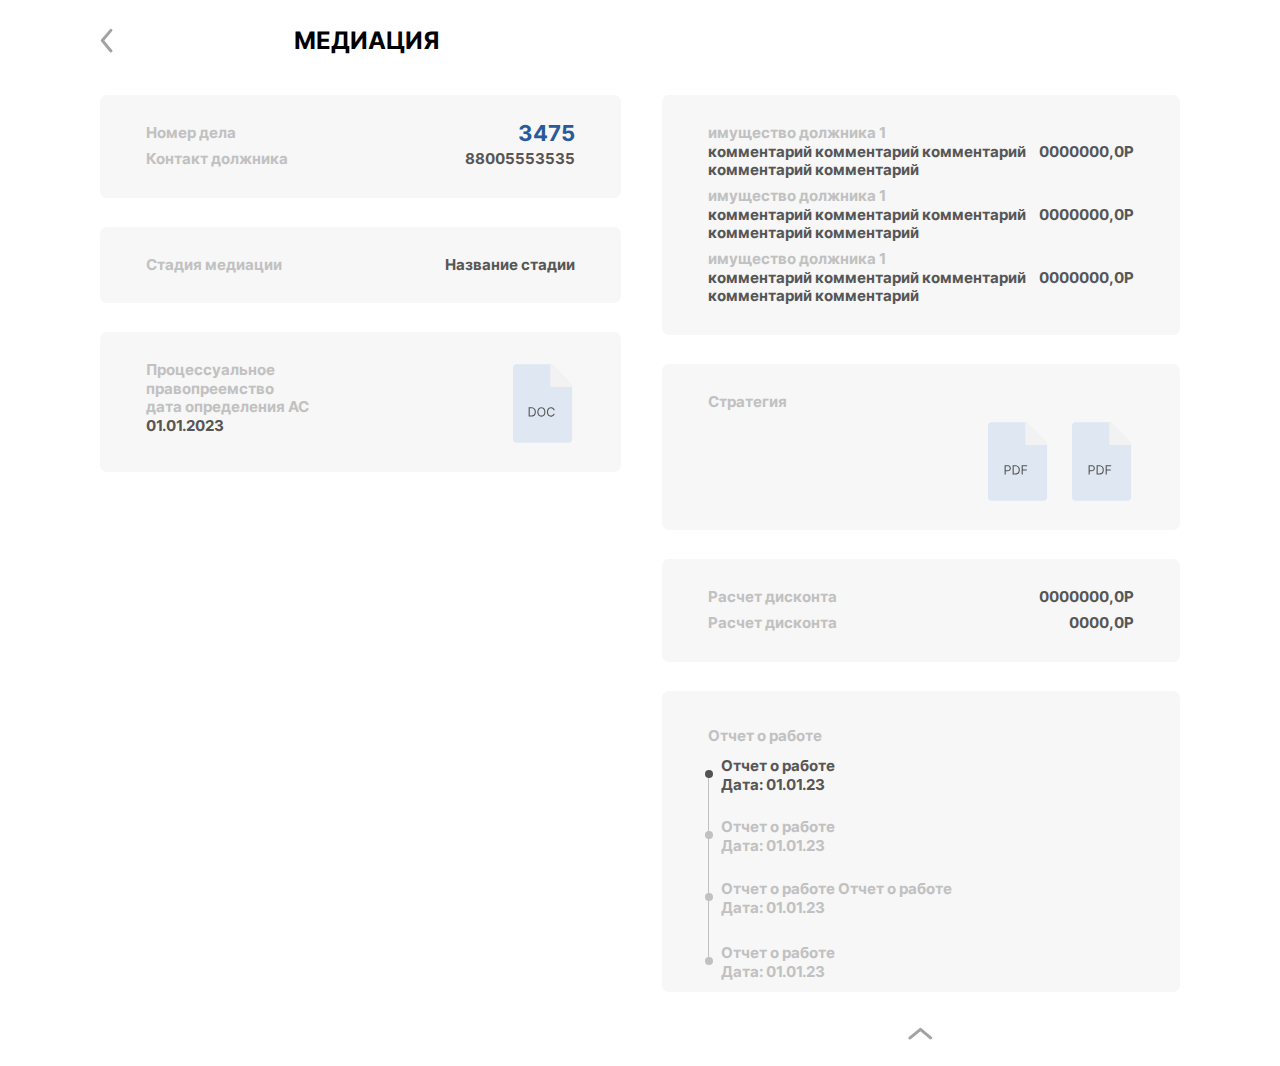
<file: mediation.html>
<!DOCTYPE html>
<html lang="en">
<head>
    <meta charset="UTF-8">
    <meta name="viewport" content="width=device-width, initial-scale=1.0">
    <link rel="stylesheet" href="./style.css">
    <title>Суд</title>
</head>
<body>
    <main>
        <span id="top"></span>
        <div class="content">
            <div class="main_class proceedings content__wrapper">
                <div class="courts__left">
                    <div class="courts__left__header flex">
                        <a href="./index.html">
                            <img class="big_arrow" src="./assets/img/svg/big_arrow.svg" alt=">">
                            <h2>МЕДИАЦИЯ</h2>
                            <div></div>
                        </a>
                    </div>
                    <div class="courts__left__body">
                        <div class="gray__block courts__information">
                            <div class="flex">
                                <p class="gray__text">Номер дела</p>
                                <p class="blue__text">3475</p>
                            </div>
                            <div class="flex">
                                <p class="gray__text">Контакт должника</p>
                                <p class="black__text">
                                    88005553535
                                </p>
                            </div>
                        </div>
                        <div class="gray__block courts__information">
                            <div class="flex">
                                <p class="gray__text">Стадия медиации</p>
                                <p class="black__text">Название стадии</p>
                            </div>
                        </div>

                        <div class="gray__block requests courts__information">
                            <div class="flex files text">
                                <div>
                                    <p class="gray__text">Процессуальное правопреемство</p>
                                    <p class="gray__text">дата определения АС</p>
                                    <p class="black__text">01.01.2023</p>
                                </div>
                                <div class="flex files__second">
                                    <img class="file" src="./assets/img/svg/doc.svg" alt="">
                                </div>
                            </div>
                        </div>

                        <div class="instances">
                            <div class="third__apellation appeal">
                                <div class="gray__block courts__information">
                                    <div class="flex">
                                        <div>
                                            <p class="gray__text">имущество должника 1 </p>
                                            <p class="black__text">комментарий комментарий комментарий комментарий комментарий</p>
                                        </div>
                                        <p class="black__text">0000000,0Р</p>
                                    </div>
                                    <div class="flex">
                                        <div>
                                            <p class="gray__text">имущество должника 1 </p>
                                            <p class="black__text">комментарий комментарий комментарий комментарий комментарий</p>
                                        </div>
                                        <p class="black__text">0000000,0Р</p>
                                    </div>
                                    <div class="flex">
                                        <div>
                                            <p class="gray__text">имущество должника 1 </p>
                                            <p class="black__text">комментарий комментарий комментарий комментарий комментарий</p>
                                        </div>
                                        <p class="black__text">0000000,0Р</p>
                                    </div>
                                </div>
                                <div class="gray__block requests courts__information">
                                    <div class="claim__header flex">
                                        <p class="gray__text">Стратегия</p>
                                        <p class="gray__text"></p>
                                    </div>
                                    <div class="flex files">
                                        <div class="flex files__first">
                                        </div>
                                        <div class="flex files__second">
                                            <img class="file" src="./assets/img/svg/pdf.svg" alt="">
                                            <img class="file" src="./assets/img/svg/pdf.svg" alt="">
                                        </div>
                                    </div>
                                </div>
                                <div class="gray__block courts__information">
                                    <div class="flex">
                                        <p class="gray__text">Расчет дисконта</p>
                                        <p class="black__text">0000000,0Р</p>
                                    </div>
                                    <div class="flex">
                                        <p class="gray__text">Расчет дисконта</p>
                                        <p class="black__text">0000,0Р</p>
                                    </div>
                                </div>

                                <div class="gray__block courts__information progress">
                                    <p class="progress__header gray__text">Отчет о работе</p>
                                    <div class="progress__bar">
                                        <div class="progress__bar__line">
                                            <div class="progress__bar__line__first">
                                                <div id="first_dot" class="progress__bar__dot active"></div>
                                                <p class="black__text">
                                                    Отчет о работе
                                                    <br>
                                                    Дата: 01.01.23
                                                </p>
                                            </div>
                                            <div class="progress__bar__line__second">
                                                <div id="second_dot" class="progress__bar__dot"></div>
                                                <p class="gray__text">
                                                    Отчет о работе
                                                    <br>
                                                    Дата: 01.01.23
                                                </p>
                                            </div>
                                            <div class="progress__bar__line__third">
                                                <div id="third_dot" class="progress__bar__dot"></div>
                                                <p class="gray__text">
                                                    Отчет о работе Отчет о работе
                                                    <br>
                                                    Дата: 01.01.23
                                                </p>
                                            </div>
                                            <div class="progress__bar__line__fourth">
                                                <div id="fourth_dot" class="progress__bar__dot"></div>
                                                <p class="gray__text">
                                                    Отчет о работе
                                                    <br>
                                                    Дата: 01.01.23
                                                </p>
                                            </div>
                                        </div>
                                    </div>
                                </div>

                                <div class="closing__arrow">
                                    <img class="big_arrow" src="./assets/img/svg/big_arrow.svg" alt=">">
                                </div>
                            </div>
                        </div>
                    </div>
                </div>
            </div>
        </div>
    </main>

    <script src="./script.js"></script>
</body>
</html>
</file>
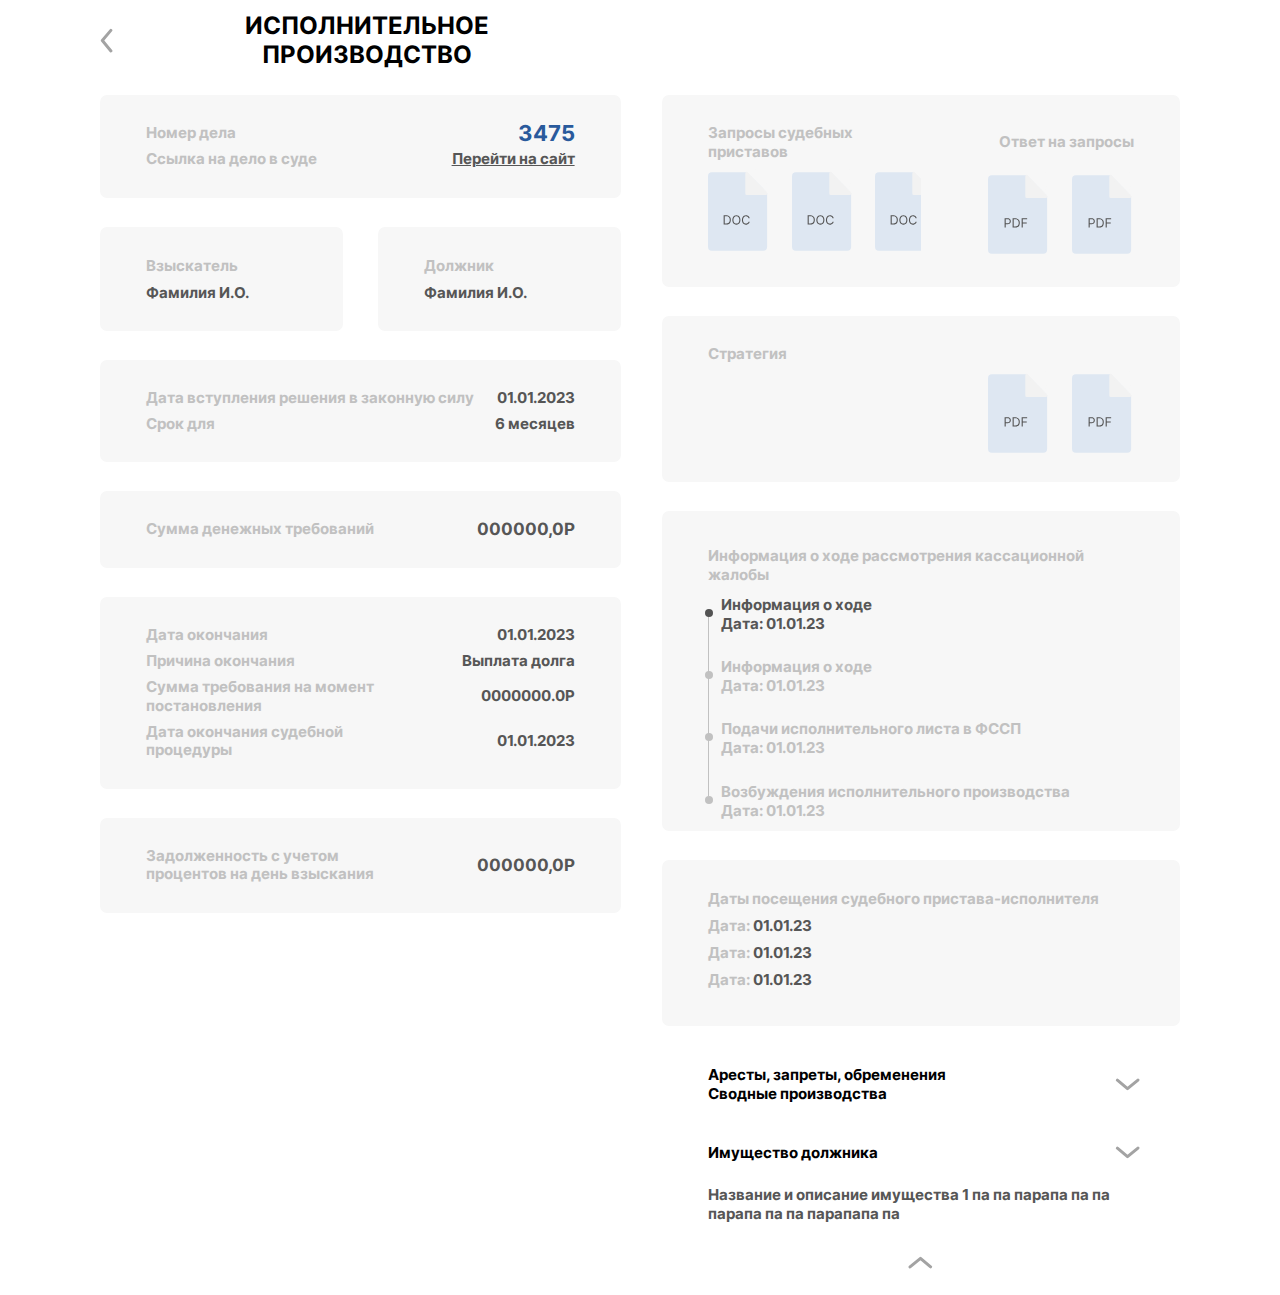
<file: proceedings.html>
<!DOCTYPE html>
<html lang="en">
<head>
    <meta charset="UTF-8">
    <meta name="viewport" content="width=device-width, initial-scale=1.0">
    <link rel="stylesheet" href="./style.css">
    <title>Суд</title>
</head>
<body>
    <main>
        <span id="top"></span>
        <div class="content">
            <div class="main_class proceedings content__wrapper">
                <div class="courts__left">
                    <div class="courts__left__header flex">
                        <a href="./index.html">
                            <img class="big_arrow" src="./assets/img/svg/big_arrow.svg" alt=">">
                            <h2>ИСПОЛНИТЕЛЬНОЕ ПРОИЗВОДСТВО</h2>
                            <div></div>
                        </a>
                    </div>
                    <div class="courts__left__body">
                        <div class="gray__block courts__information">
                            <div class="flex">
                                <p class="gray__text">Номер дела</p>
                                <p class="blue__text">3475</p>
                            </div>
                            <div class="flex">
                                <p class="gray__text">Ссылка на дело в суде</p>
                                <p class="black__text">
                                    <a class="link" href="#">
                                        Перейти на сайт
                                    </a>
                                </p>
                            </div>
                        </div>
                        <div class="flex collector">
                            <div class="gray__block courts__information">
                                <p class="gray__text">Взыскатель</p>
                                <p class="black__text">Фамилия И.О.</p>
                            </div>
                            <div class="gray__block courts__information">
                                <p class="gray__text">Должник</p>
                                <p class="black__text">Фамилия И.О.</p>
                            </div>
                        </div>
                        <div class="gray__block courts__information">
                            <div class="flex">
                                <p class="gray__text">Дата вступления решения в законную силу</p>
                                <p class="black__text">01.01.2023</p>
                            </div>
                            <div class="flex">
                                <p class="gray__text">Срок для</p>
                                <p class="black__text">6 месяцев</p>
                            </div>
                        </div>
                        <div class="gray__block courts__information">
                            <div class="flex">
                                <p class="gray__text">Сумма денежных требований</p>
                                <p class="black__text price">000000,0Р</p>
                            </div>
                        </div>
                        <div class="gray__block courts__information proceeding__end">
                            <div class="flex">
                                <p class="gray__text">Дата окончания</p>
                                <p class="black__text">01.01.2023</p>
                            </div>
                            <div class="flex">
                                <p class="gray__text">Причина окончания</p>
                                <p class="black__text">Выплата долга</p>
                            </div>
                            <div class="flex">
                                <p class="gray__text">Сумма требования на момент постановления</p>
                                <p class="black__text">0000000.0P</p>
                            </div>
                            <div class="flex">
                                <p class="gray__text">Дата окончания судебной процедуры</p>
                                <p class="black__text">01.01.2023</p>
                            </div>
                        </div>
                        <div class="gray__block courts__information proceeding__end">
                            <div class="flex">
                                <p class="gray__text">
                                    Задолженность с учетом процентов на день взыскания
                                </p>
                                <p class="black__text price">
                                    000000,0Р
                                </p>
                            </div>
                        </div>
                        <div class="instances">
                            <div class="third__apellation appeal">
                                <div class="gray__block requests courts__information">
                                    <div class="claim__header flex">
                                        <p class="gray__text">Запросы судебных приставов</p>
                                        <p class="gray__text">Ответ на запросы</p>
                                    </div>
                                    <div class="flex files">
                                        <div class="flex files__first">
                                            <img class="file" src="./assets/img/svg/doc.svg" alt="">
                                            <img class="file" src="./assets/img/svg/doc.svg" alt="">
                                            <img class="file" src="./assets/img/svg/doc.svg" alt="">
                                        </div>
                                        <div class="flex files__second">
                                            <img class="file" src="./assets/img/svg/pdf.svg" alt="">
                                            <img class="file" src="./assets/img/svg/pdf.svg" alt="">
                                        </div>
                                    </div>
                                </div>
                                <div class="gray__block requests courts__information">
                                    <div class="claim__header flex">
                                        <p class="gray__text">Стратегия</p>
                                        <p class="gray__text"></p>
                                    </div>
                                    <div class="flex files">
                                        <div class="flex files__first">
                                        </div>
                                        <div class="flex files__second">
                                            <img class="file" src="./assets/img/svg/pdf.svg" alt="">
                                            <img class="file" src="./assets/img/svg/pdf.svg" alt="">
                                        </div>
                                    </div>
                                </div>
                                <div class="gray__block courts__information progress">
                                    <p class="progress__header gray__text">Информация о ходе рассмотрения кассационной жалобы</p>
                                    <div class="progress__bar">
                                        <div class="progress__bar__line">
                                            <div class="progress__bar__line__first">
                                                <div id="first_dot" class="progress__bar__dot active"></div>
                                                <p class="black__text">
                                                    Информация о ходе
                                                    <br>
                                                    Дата: 01.01.23
                                                </p>
                                            </div>
                                            <div class="progress__bar__line__second">
                                                <div id="second_dot" class="progress__bar__dot"></div>
                                                <p class="gray__text">
                                                    Информация о ходе
                                                    <br>
                                                    Дата: 01.01.23
                                                </p>
                                            </div>
                                            <div class="progress__bar__line__third">
                                                <div id="third_dot" class="progress__bar__dot"></div>
                                                <p class="gray__text">
                                                    Подачи исполнительного листа в ФССП
                                                    <br>
                                                    Дата: 01.01.23
                                                </p>
                                            </div>
                                            <div class="progress__bar__line__fourth">
                                                <div id="fourth_dot" class="progress__bar__dot"></div>
                                                <p class="gray__text">
                                                    Возбуждения исполнительного производства
                                                    <br>
                                                    Дата: 01.01.23
                                                </p>
                                            </div>
                                        </div>
                                    </div>
                                </div>
                                <div class="gray__block courts__information visit__dates">
                                    <p class="gray__text">Даты посещения судебного пристава-исполнителя</p>
                                    <p class="gray__text">Дата: <span class="black__text">01.01.23</span></p>
                                    <p class="gray__text">Дата: <span class="black__text">01.01.23</span></p>
                                    <p class="gray__text">Дата: <span class="black__text">01.01.23</span></p>
                                </div>
                                <div class="instances">
                                    <div class="prohibitions flex">
                                        <h2>
                                            Аресты, запреты, обременения
                                            Сводные производства
                                        </h2>
                                        <img class="big_arrow" src="./assets/img/svg/big_arrow.svg" alt=">">
                                    </div>

                                    <div class="arrest none">
                                        <div class="flex">
                                            <div class="gray__block courts__information">
                                                <p class="black__text">Собственность по аресту</p>
                                            </div>
                                            <div class="gray__block courts__information">
                                                <p class="black__text">Арест</p>
                                            </div>
                                        </div>
                                        <div class="flex">
                                            <div class="gray__block courts__information">
                                                <p class="black__text">Собственность</p>
                                            </div>
                                            <div class="gray__block courts__information">
                                                <p class="black__text">Обременение</p>
                                            </div>
                                        </div>
                                        <div class="flex">
                                            <div class="gray__block courts__information">
                                                <p class="black__text">Что то и что то </p>
                                            </div>
                                            <div class="gray__block courts__information">
                                                <p class="black__text">Что то</p>
                                            </div>
                                        </div>
                                    </div> 

                                    <div class="prohibitions">
                                        <div class="flex">
                                            <h2>
                                                Имущество должника
                                            </h2>
                                            <img class="big_arrow" src="./assets/img/svg/big_arrow.svg" alt=">">
                                        </div>
                                        <div class="prohibitions__desc">
                                            <p class="black__text">Название и описание имущества 1 па па   парапа па па   парапа   па па     парапапа па</p>
                                        </div>
                                    </div>

                                    <div class="property none">

                                        <div class="flex courts__prices">
                                            <div class="gray__block courts__information">
                                                <p class="gray__text">
                                                    Сумма
                                                </p>
                                                <p class="black__text price">000000,0Р</p>
                                            </div>
                                            <div class="gray__block courts__information">
                                                <p class="gray__text">
                                                    Сумма имущества
                                                </p>
                                                <p class="black__text price">000000,0Р</p>
                                            </div>
                                        </div>

                                        <div class="gray__block requests courts__information">
                                            <div class="flex files">
                                                <div class="flex files__first">
                                                    <p class="gray__text">Прошение оставить имущество собственника за собой</p>
                                                </div>
                                                <div class="flex files__second">
                                                    <img class="file" src="./assets/img/svg/pdf.svg" alt="">
                                                    <img class="file" src="./assets/img/svg/pdf.svg" alt="">
                                                </div>
                                            </div>
                                        </div>

                                        <p class="black__text property_desc">
                                            Название и описание имущества 2 па па   парапа па па   парапа   па па     парапапа па
                                        </p>

                                        <div class="flex courts__prices">
                                            <div class="gray__block courts__information">
                                                <p class="gray__text">
                                                    Сумма
                                                </p>
                                                <p class="black__text price">000000,0Р</p>
                                            </div>
                                            <div class="gray__block courts__information">
                                                <p class="gray__text">
                                                    Сумма имущества
                                                </p>
                                                <p class="black__text price">000000,0Р</p>
                                            </div>
                                        </div>

                                        <div class="gray__block requests courts__information">
                                            <div class="flex files">
                                                <div class="flex files__first">
                                                    <p class="gray__text">Прошение оставить имущество собственника за собой</p>
                                                </div>
                                                <div class="flex files__second">
                                                    <img class="file" src="./assets/img/svg/pdf.svg" alt="">
                                                    <img class="file" src="./assets/img/svg/pdf.svg" alt="">
                                                </div>
                                            </div>
                                        </div>

                                        <div class="gray__block courts__information total__price">
                                            <div class="flex">
                                                <p class="gray__text">
                                                    Сумма оказанных юридических услуг
                                                </p>
                                                <p class="black__text price">000000,0Р</p>
                                            </div>
                                        </div>

                                        <div class="gray__block courts__information visit__dates">
                                            <p class="gray__text">Торги</p>
                                            <p class="black__text">01.01.2023</p>
                                        </div>
                                        <div class="gray__block courts__information visit__dates">
                                            <p class="gray__text">Результат проведения торгов</p>
                                            <p class="black__text">01.01.2023</p>
                                        </div>
                                        <div class="gray__block courts__information total__price">
                                            <div class="flex">
                                                <p class="gray__text">
                                                    Планируемая дата перечисления денежных средств
                                                </p>
                                                <p class="black__text price">01.01.2023</p>
                                            </div>
                                        </div>

                                        <div class="gray__block courts__information">
                                            <div class="flex">
                                                <p class="gray__text mw-300">Дата поступления денежных средств ИП взыскателю</p>
                                                <p class="black__text">01.01.2023</p>
                                            </div>
                                            <div class="flex">
                                                <p class="gray__text mw-300">Дата завершения исполнительного производства</p>
                                                <p class="black__text">01.01.2023</p>
                                            </div>
                                            <div class="flex">
                                                <p class="gray__text mw-300">Дата окончания следующей подачи исполнительного листа</p>
                                                <p class="black__text">01.01.2023</p>
                                            </div>
                                            <div class="flex">
                                                <p class="gray__text mw-300">Основание окончания исполнительного производства</p>
                                                <p class="black__text">Выплата долга</p>
                                            </div>
                                        </div>

                                    </div>
                                </div>
                                <div class="closing__arrow">
                                    <img class="big_arrow" src="./assets/img/svg/big_arrow.svg" alt=">">
                                </div>
                            </div>
                        </div>
                    </div>
                </div>
            </div>
        </div>
    </main>

    <script src="./script.js"></script>
</body>
</html>
</file>
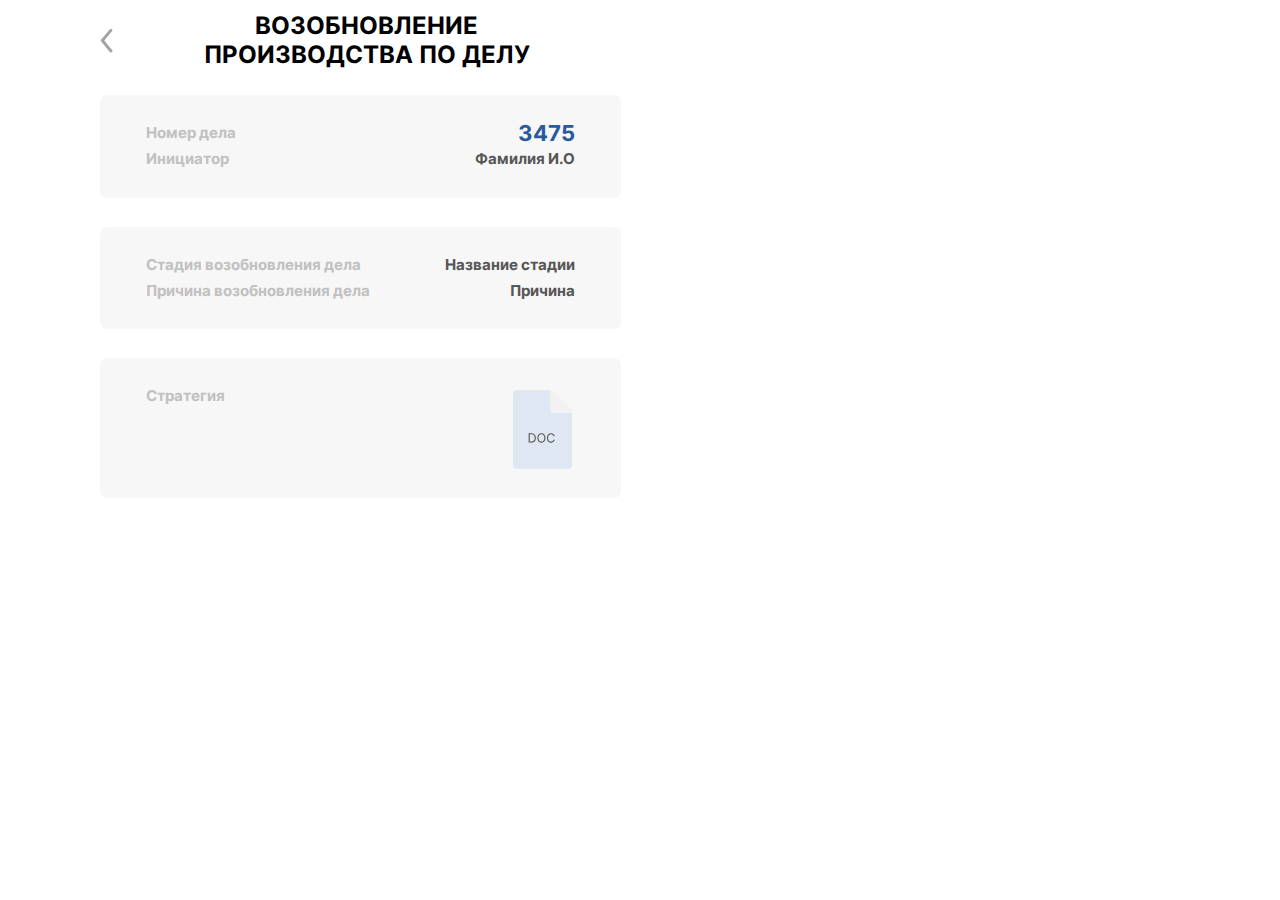
<file: renewal.html>
<!DOCTYPE html>
<html lang="en">
<head>
    <meta charset="UTF-8">
    <meta name="viewport" content="width=device-width, initial-scale=1.0">
    <link rel="stylesheet" href="./style.css">
    <title>Суд</title>
</head>
<body>
    <main>
        <span id="top"></span>
        <div class="content">
            <div class="main_class proceedings content__wrapper">
                <div class="courts__left">
                    <div class="courts__left__header flex">
                        <a href="./index.html">
                            <img class="big_arrow" src="./assets/img/svg/big_arrow.svg" alt=">">
                            <h2>ВОЗОБНОВЛЕНИЕ ПРОИЗВОДСТВА ПО ДЕЛУ</h2>
                            <div></div>
                        </a>
                    </div>
                    <div class="courts__left__body">
                        <div class="gray__block courts__information">
                            <div class="flex">
                                <p class="gray__text">Номер дела</p>
                                <p class="blue__text">3475</p>
                            </div>
                            <div class="flex">
                                <p class="gray__text">Инициатор</p>
                                <p class="black__text">
                                    Фамилия И.О
                                </p>
                            </div>
                        </div>
                        <div class="gray__block courts__information">
                            <div class="flex">
                                <p class="gray__text">Стадия возобновления дела</p>
                                <p class="black__text">Название стадии</p>
                            </div>
                            <div class="flex">
                                <p class="gray__text">Причина возобновления дела</p>
                                <p class="black__text">Причина</p>
                            </div>
                        </div>

                        <div class="gray__block requests courts__information">
                            <div class="flex files text">
                                <div class="flex files__first">
                                    <p class="gray__text">Стратегия</p>
                                </div>
                                <div class="flex files__second">
                                    <img class="file" src="./assets/img/svg/doc.svg" alt="">
                                </div>
                            </div>
                        </div>
                    </div>
                </div>
            </div>
        </div>
    </main>

    <script src="./script.js"></script>
</body>
</html>
</file>
<file: style.css>
* {
    box-sizing: border-box;
}

@font-face {
    font-family: 'Inter';
    font-style: normal;
    font-weight: 300;
    font-display: swap;
    src: url(./assets/fonts/Inter-Light.ttf);
}

@font-face {
    font-family: 'Inter';
    font-style: normal;
    font-weight: 400;
    font-display: swap;
    src: url(./assets/fonts/Inter-Regular.ttf);
}

@font-face {
    font-family: 'Inter';
    font-style: normal;
    font-weight: 500;
    font-display: swap;
    src: url(./assets/fonts/Inter-Medium.ttf);
}

@font-face {
    font-family: 'Inter';
    font-style: normal;
    font-weight: 600;
    font-display: swap;
    src: url(./assets/fonts/Inter-SemiBold.ttf);
}

@font-face {
    font-family: 'Inter';
    font-style: normal;
    font-weight: 700;
    font-display: swap;
    src: url(./assets/fonts/Inter-Bold.ttf);
}

body {
    margin: 0;
    padding: 0;

    font-family: 'Inter', Haettenschweiler, 'Arial Narrow Bold', sans-serif;
}

h1, h2, h3, h4, h5 {
    margin: 0;
}

p {
    margin: 0;
}

a {
    color: inherit;

    text-decoration: none;
}

header {
    width: 100%;
    height: 145px;

    margin-bottom: 43px;
    padding: 30px 53px 25px 53px;

    border-radius: 8px;

    background-color: #295a9c;
}


header .header__text {
    display: flex;
    flex-direction: column;
    align-items: flex-end;

    margin-right: 11px;

    text-align: end;
}

header .header__text .line {
    width: 80%;
    height: 1.5px;

    margin-top: 8px;

    background-color: #fff;
}

.header__text .white__text {
    line-height: 20px;
}

header .qr-code {
    width: 85px;
    height: 85px;
}

header {
    display: block;
}

.mobile.logo {
    display: none;
}

main {
    height: 100%;
}

.black__text, .gray__text, .blue__text, .white__text {
    color: #565656;

    font-weight: 700;
    font-size: 15px;
}

.white__text {
    color: #fff;
}

.gray__text {
    color: #C1C1C1;
}

.blue__text {
    color: #295A9C;
    font-size: 22px;
}

.big_arrow {
    cursor: pointer;
}

.flex {
    display: flex;
    align-items: center;
    justify-content: space-between;
}

.text-end {
    text-align: end !important;
}

.mt-10 {
    margin-top: 10px;
}

.mw-300 {
    max-width: 300px;
}

.courts__left__header h2 {
    max-width: 404px;

    text-align: center;
}

.content {
    width: 100%;
    height: 100%;

    margin: 20px 0;
    padding: 0 230px;

    display: flex;
    align-items: center;
}

.content.main__page {
    flex-direction: column;

    align-items:stretch;
}

.main__links {
    display: flex;
    align-items: center;
    justify-content: space-between;
}

.gray__block {
    padding: 0 34px;

    border-radius: 7px;

    background: #F7F7F7;

    display: flex;
    align-items: center;
    justify-content: space-between;
}

.content__wrapper__block {
    width: 593px;
    min-height: 103px;
}

.content__wrapper__block a, .flex a:not(.header__text a) {
    width: 100%;
    height: 100%;

    display: flex;
    align-items: center;
    justify-content: space-between;
}

.content__wrapper__block:not(:last-child) {
    margin-bottom: 29px;
}

.content__wrapper__block h2 {    
    font-size: 20px;
}

/*Courts*/

.main_class {
    width: 100%;

    position: relative;
    
    display: flex;
}

.courts__left {
    width: 52%;

    padding-right: 41px;
}

.courts__left__header {
    margin-bottom: 35px;

    cursor: pointer;

    height: 40px;
}

.courts__left__header .big_arrow {
    transform: rotate(-180deg);
}

.courts__left__body .gray__block.courts__information, .appeal .gray__block.courts__information {
    flex-direction: column;

    padding: 29px 46px;
}

.courts__left__body .gray__block.progress {
    padding: 35px 46px;
}

.courts__information .flex {
    width: 100%;

    line-height: 18.5px;

    font-weight: 700;

    justify-content: space-between;
}

.courts__information .flex:not(:last-child) {
    margin-bottom: 7.65px;
}

.courts__information {
    margin-bottom: 29px;
}

.instances .gray__block {
    padding: 10px 46px;
}

.instances .gray__block .big_arrow {
    transform: rotate(-180deg);
}

.instances h2 {
    font-size: 20px;

    max-width: 300px;
}

.instances > div:not(.appeal, .arrest, .property), .property_desc {
    user-select: none;

    padding: 10px 46px;

    cursor: pointer;
}

.property_desc {
    margin-bottom: 29px;
}

.instances > div:not(:last-child) {
    margin-bottom: 17px;
}

.files__first, .files__second {
    max-width: 50%;
    
    overflow-x: auto;
}

.files.text {
    height: 100%;

    display: flex;
    align-items: flex-start;
}

.files .flex {
    justify-content: flex-start;
}

.files .files__second {
    justify-content: flex-end;
}

.file {
    cursor: pointer;

    width: 62px;
    height: 82px;
}

.files__first.flex, .files__second.flex {
    gap: 21.9px;
}

.appeal .courts__information, .prohibitions {
    margin-bottom: 29px;
}

.courts__prices, .courts__dates {
    gap: 34px;
}

.main_class .appeal .courts__prices > div {
    padding-top: 19px;
    padding-bottom: 19px;

    align-items: start;
}

.courts__prices .price {
    margin-top: 12px;
}

.price {
    text-align: start;

    font-size: 17px;
}

.claim .flex {
    align-items: flex-start;
}

.claim__header .gray__text {
    max-width: 202px;
}

.interim__measures {
    align-items: start;
}

.interim__measures > .gray__text {
    margin-bottom: 13.43px;
}

.interim__measures > .black__text {
    margin-bottom: 21px;
}

.appeal .courts__dates .gray__block.courts__information {
    padding: 19px 20px;
}

.courts__dates .gray__text {
    margin-bottom: 5px;
}

.courts__dates > div {
    align-items: center;

    text-align: center;

    height: 100%;
}

.total__price .gray__text {
    max-width: 150px;
}

.appeal, .courts__right {
    position: absolute;

    width: 48%;

    top: 0;
    right: 0;

    margin-top: 75px;
}

.courts__right {
    position: relative;
}

.courts__right .appeal {
    position: relative;

    width: 100%;

    margin-top: 0;
}

.none {
    display: none !important;
}

.closing__arrow {
    display: flex;
    justify-content: center;

    margin-bottom: 20px;
}

.closing__arrow .big_arrow {
    transform: rotate(-90deg);
}

.courts__information .complaint:not(:last-child) {
    margin-bottom: 20px;
}

.complaint__text > p {
    margin-bottom: 9px;
}

.progress {
    align-items: flex-start;
}

.progress__header {
    margin-bottom: 25px;
}

.progress__bar {
    position: relative;
}

.progress__bar__line {
    width: 1.5px;
    height: 187px;

    background-color: #C1C1C1;
}

.progress__bar__line > div {
    width: 200px;

    position: absolute;
    left: -3px;
}

.progress__bar__line p {
    position: absolute;
    top: -14px;
    left: 16px;
    
    text-wrap: nowrap;
}

.progress__bar__dot {
    width: 8px;
    height: 8px;

    border-radius: 50%;

    background-color: #C1C1C1;
}

.progress__bar__line__second {
    top: 33%;
}

.progress__bar__line__third {
    top: 66%;
}

.progress__bar__line__fourth {
    top: 100%;
}

.progress__bar .active {
    background-color: #535353;
}

.link {
    text-decoration: underline;
}

.collector {
    gap: 35px;

    align-items: stretch;
}

.collector > div {
    width: 100%;
}

.collector > div p, .visit__dates p, .invalid p {
    width: 100%;
}

.collector .gray__text, .visit__dates .gray__text {
    margin-bottom: 8px;
}

.proceeding__end .gray__text {
    max-width: 250px;
}

.prohibitions h2 {
    font-size: 15px;
}

.prohibitions .big_arrow {
    transform: rotate(90deg);
}

.arrest .flex {
    gap: 24.52px;
}

.arrest .flex div:first-child {
    width: 70%;
}

.arrest .flex div:nth-child(2) {
    width: 30%;
}

.prohibitions__desc {
    margin-top: 20px;
}

.property .flex > div {
    width: 50%;
}

.prohibitions.active .big_arrow {
    transform: rotate(-90deg);
}

@media screen and (max-width: 1700px) {
    .content {
        padding: 0 100px;
    }
}

@media screen and (max-width: 1400px) {
    .content.main__page .content__wrapper__block {
        width: unset;
    }

    .content.main__page .content__wrapper__block h2 {
        padding-right: 20px;
    }

    .courts__prices, .courts__dates {
        gap: 5px;
    }
}

@media screen and (max-width: 1200px) {
    .content {
        padding: 0 50px;
    }

    .main__links {
        gap: 20px;
    }
}

@media screen and (max-width: 1050px) {
    .main__links {
        flex-direction: column;

        gap: 29px;
    }

    .main_class {
        flex-direction: column;
    }

    .appeal {
        position: relative;
    }

    .courts__left {
        padding-right: 0;
    }

    .courts__left, .appeal, .courts__right, .first__links, .second__links {
        width: 100%;
    }

    .appeal {
        margin-top: 28px;
    }

    .instances .big_arrow {
        transform: rotate(90deg);
    }

    .instances .gray__block .big_arrow {
        transform: rotate(-90deg);
    }

    .closing__arrow .big_arrow {
        transform: rotate(-90deg);
    }

    .instances h2 {
        font-size: 15px;
    }

    .black__text.price {
        font-size: 17px;
    }
}

@media screen and (max-width: 870px) {
    header.flex {
        display: none;
    }

    .mobile.logo {
        display: block;

        margin-bottom: 18px;

        height: 114px;
    }
}

@media screen and (max-width: 700px) {
    .content__wrapper, .content__wrapper__block {
        width: 100%;
    }
}

@media screen and (max-width: 600px) {
    .content {
        padding: 0 25px;
    }

    .gray__text, .black__text {
        font-size: 13px;
    }

    .courts__left__body .gray__block.courts__information, .appeal .gray__block.courts__information {
        padding: 26px 20px;
    }

    .instances > div:not(.appeal, .arrest, .property), .property_desc {
        padding: 10px 20px;
    }

    .courts__information {
        margin-bottom: 29px;
    }

    .courts__left__header h2 {
        font-size: 20px;
    }

    .logo {
        display: block;
        
        height: 150px;
    }

    .content.main__page .content__wrapper__block {
        height: 83px;
    }
}

@media screen and (max-width: 450px) {
    .gray__text, .black__text {
        font-size: 10px;
    }
}

@media screen and (max-width: 400px) {
    .logo {
        height: 110px;
    }
}

@media screen and (max-width: 380px) {
    .content {
        padding: 0 10px;
    }

    .courts__dates {
        flex-wrap: wrap;
    }

    .courts__dates > div {
        width: calc(100% / 3 - 5px)
    }

}
</file>
